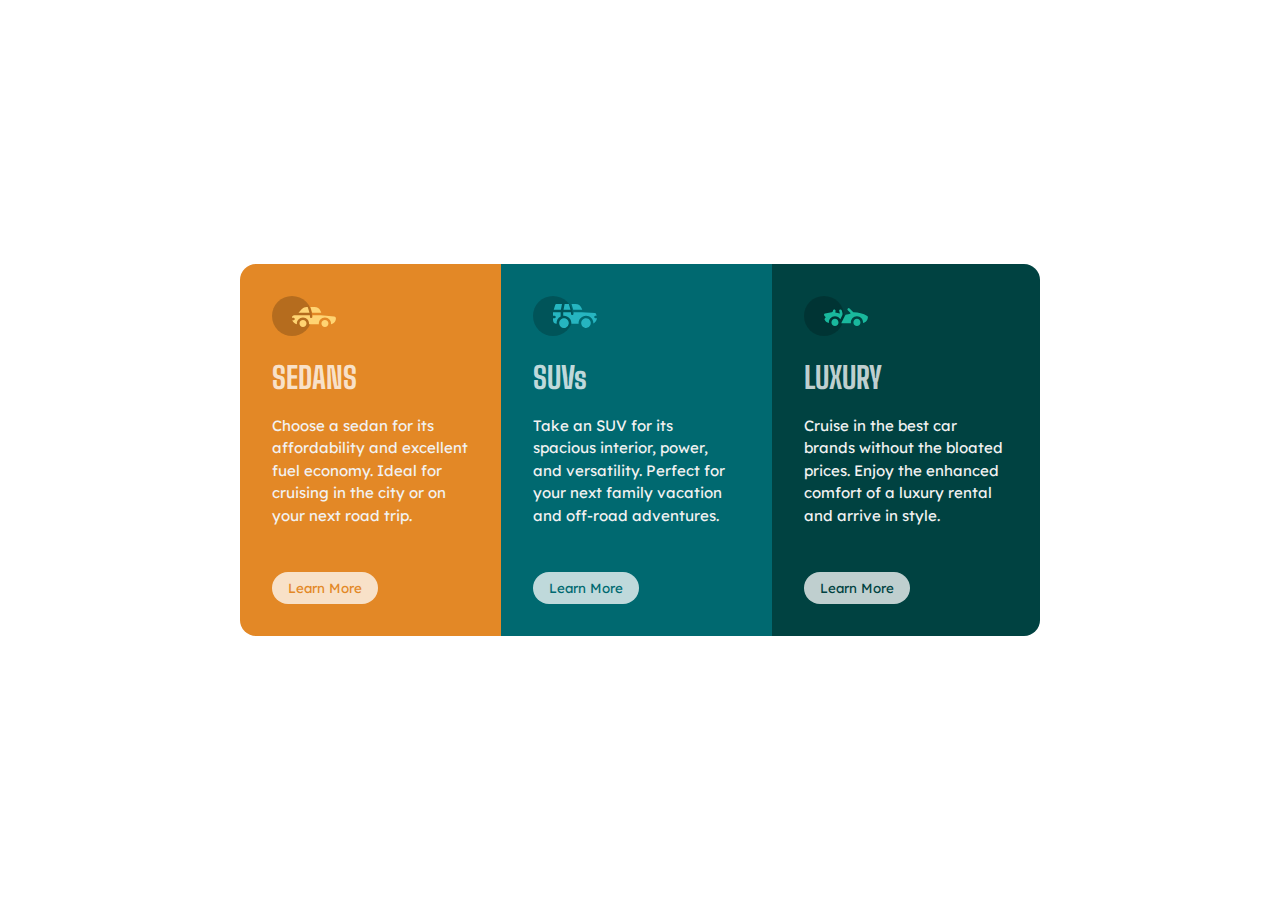
<file: 3-column-preview-card/index.html>
<!DOCTYPE html>
<html lang="en">
<head>
    <meta charset="UTF-8">
    <meta name="viewport" content="width=device-width, initial-scale=1.0">
    <title>3-column preview card</title>
    <link rel="stylesheet" href="./style.css">
</head>
<body>
    <div class="cards-wrapper">
        <div class="sedans">
            <div class="car-img">
                <img src="./assets/images/icon-sedans.svg" alt="Sedans-png">
            </div>
            <h1 class="car-name">
            SEDANS
            </h1>
            <p class="car-description">
                Choose a sedan for its affordability and excellent fuel economy. Ideal for cruising in the city or on your next road trip. 
            </p>
           <button class="learn-more-btn">
                Learn More
            </button>
        </div>
        <div class="suvs">
               <div class="car-img">
                <img src="./assets/images/icon-suvs.svg" alt="suv-png">
            </div>
            <h1 class="car-name">
            SUVs
            </h1>
            <p class="car-description">
               Take an SUV for its spacious interior, power, and versatility. Perfect for your next family vacation and off-road adventures.
            </p>
            <button class="learn-more-btn">
                Learn More
            </button>
        </div>
        <div class="luxury">
               <div class="car-img">
                <img src="./assets/images/icon-luxury.svg" alt="luxry-png">
            </div>
            <h1 class="car-name">
            LUXURY
            </h1>
            <p class="car-description">
                Cruise in the best car brands without the bloated prices. Enjoy the enhanced comfort of a luxury rental and arrive in style.
            </p>
            <button class="learn-more-btn">
                Learn More
            </button>
        </div>
    </div>
</body>
</html>
</file>
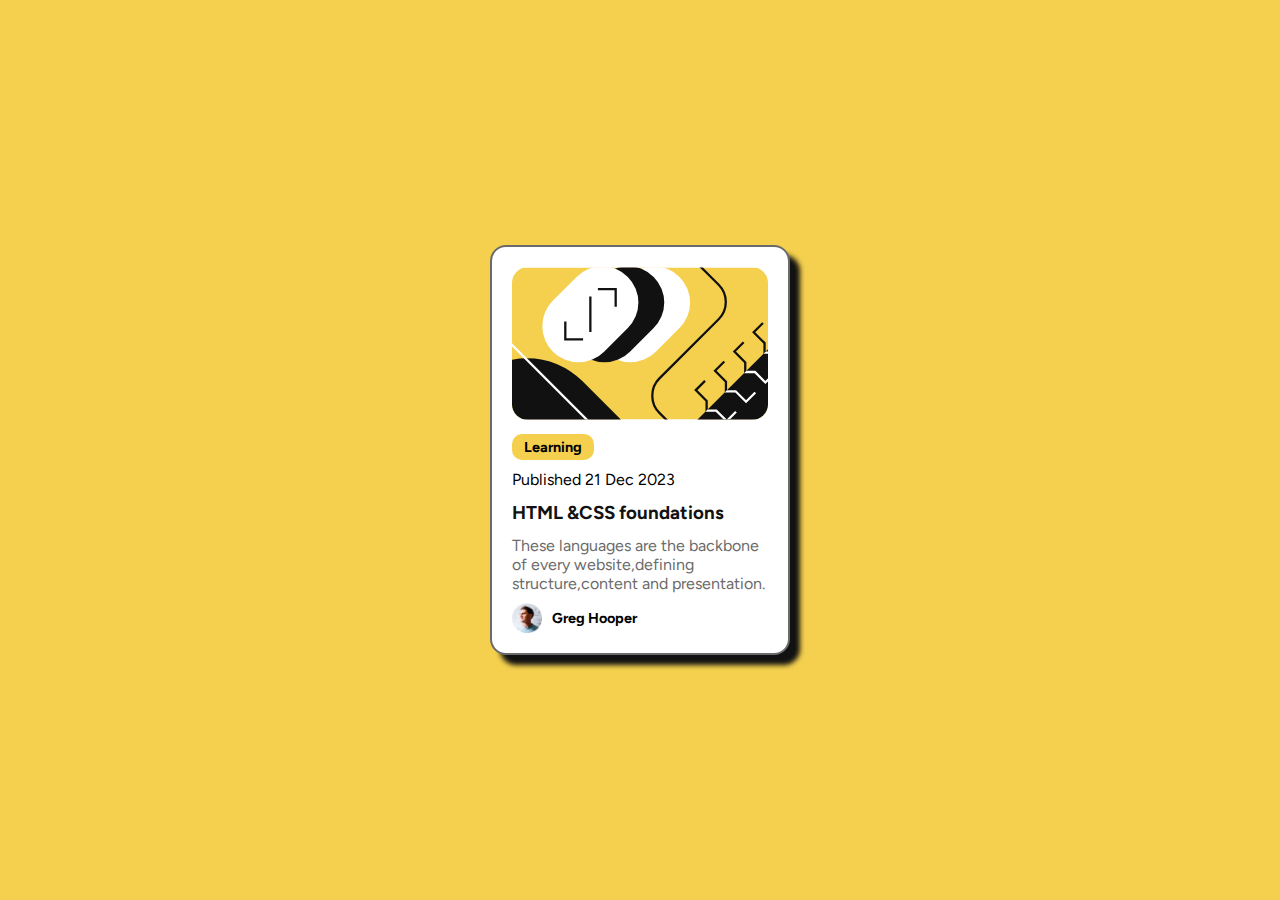
<file: Blog-preview-card/index.html>
<!DOCTYPE html>
<html lang="en">
<head>
    <meta charset="UTF-8">
    <meta name="viewport" content="width=device-width, initial-scale=1.0">
    <title>Blog Preiew Card</title>
    <link rel="stylesheet" href="style.css">
</head>
<body>
    <div class="main">
        <div class="card">
            <div class="card-image">
                <img src="./assets/images/illustration-article.svg" alt="image">
            </div>
            <div class="header">
              <span class="tag">Learning</span>
              <span class="date">Published 21 Dec 2023</span>
            </div>
            <div class="details">
               <h3>HTML &CSS foundations</h3>
               <p>These languages are the backbone of every website,defining structure,content and presentation.</p>
               <div class="mentor">
                 <img src="./assets/images/image-avatar.webp" alt="profile">
                 <span class="name">Greg Hooper</span>
               </div>
            </div>
        </div>
    </div>
</body>
</html>
</file>
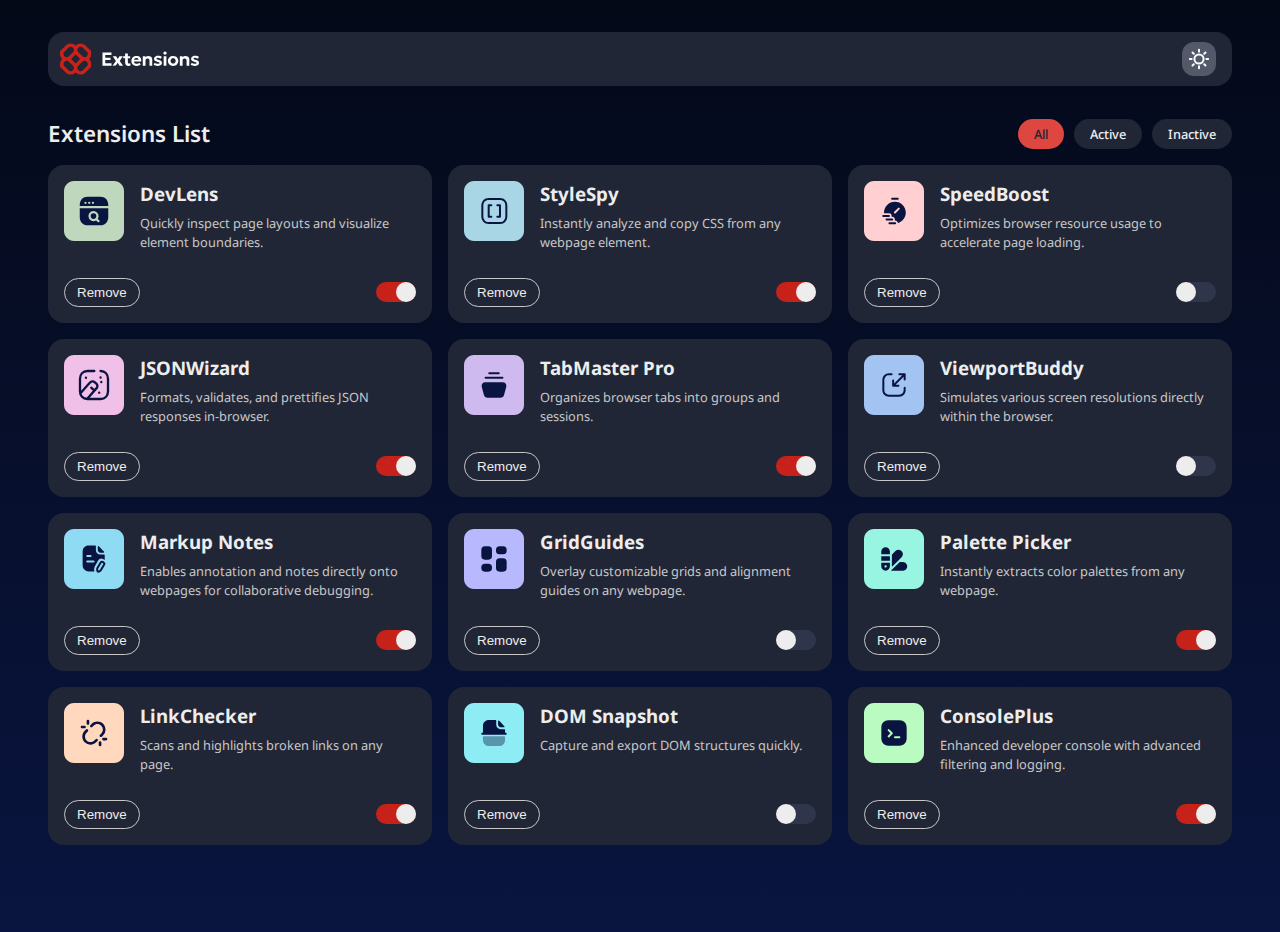
<file: Browser-extension-manager-UI/index.html>
<!DOCTYPE html>
<html lang="en">
  <head>
    <meta charset="UTF-8" />
    <meta name="viewport" content="width=device-width, initial-scale=1.0" />
    <title>Browser Extension Manager UI</title>
    <link rel="stylesheet" href="./style.css" />
  </head>
  <body>
    <div class="main">
      <div class="header">
        <div class="logo">
          <img src="./assets/images/logo-dark.svg" alt="logo" />
        </div>
        <div class="theme">
          <img src="./assets/images/icon-sun.svg" alt="sun" />
        </div>
      </div>
      <div class="extension-header">
        <div class="heading">Extensions List</div>
        <div class="filters">
          <span class="filter active-filter">All</span>
          <span class="filter">Active</span>
          <span class="filter">Inactive</span>
        </div>
      </div>
      <div class="extensions-list">
       
      </div>
    </div>

    <script  src="./script.js"></script>
  </body>
</html>
</file>
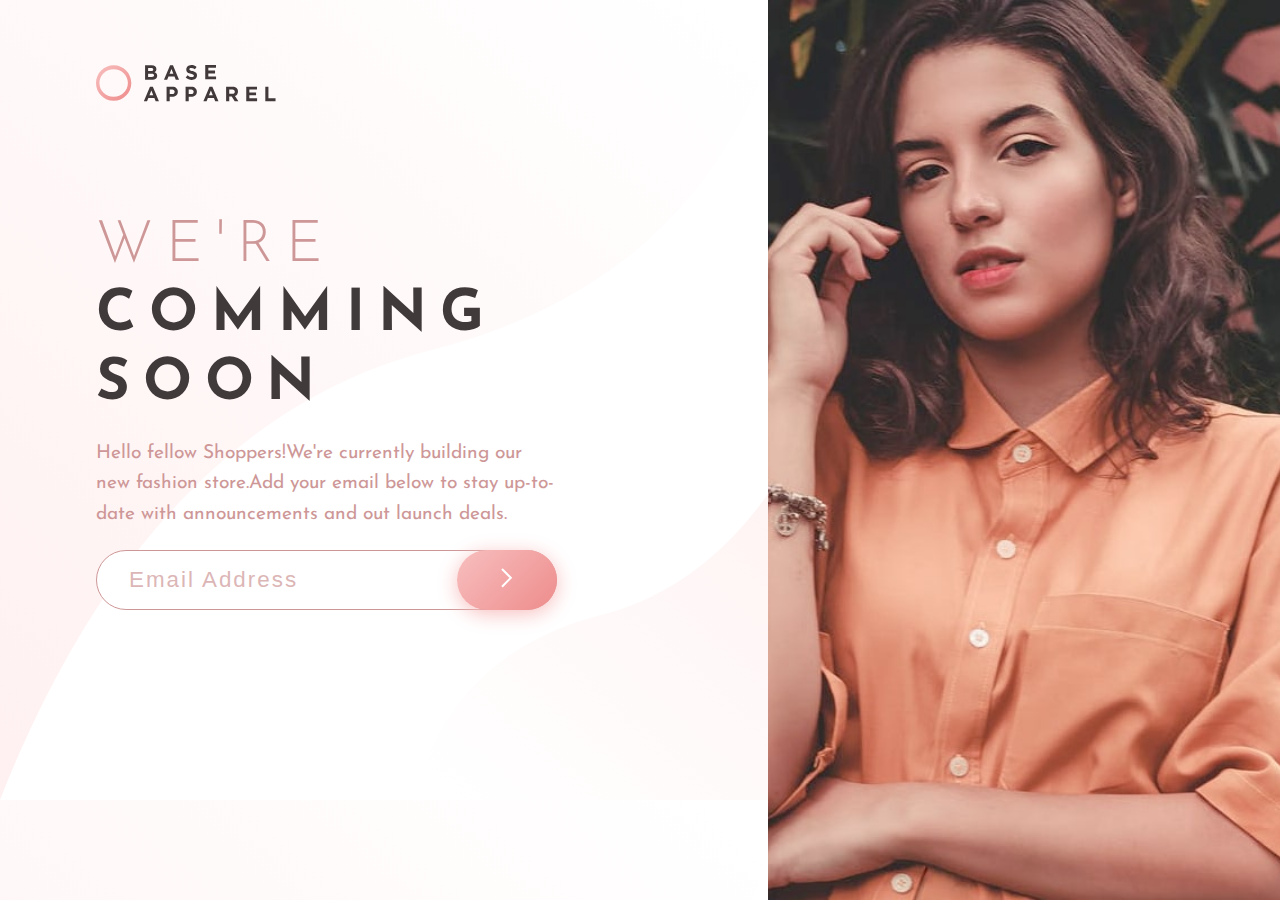
<file: Coming-soon-page/index.html>
<!DOCTYPE html>
<html lang="en">
  <head>
    <meta charset="UTF-8" />
    <meta name="viewport" content="width=device-width, initial-scale=1.0" />
    <title>Comming Soon Page</title>
    <link rel="stylesheet" href="./style.css" />
  </head>
  <body>
    <div class="main">
      <div class="logo">
        <img src="./assets/images/logo.svg" alt="brand-logo" />
      </div>
      <div class="content-block">
        <div class="title">
          <h1>WE'RE</h1>
          <h1>COMMING</h1>
          <h1>SOON</h1>
        </div>
        <div class="description">
          Hello fellow Shoppers!We're currently building our new fashion
          store.Add your email below to stay up-to-date with announcements and
          out launch deals.
        </div>
        <div class="email">
          <form id="emailForm" novalidate>
            <input type="email" id="emailInput" placeholder="Email Address"/>
            <button type="submit">
              <img src="./assets/images/icon-arrow.svg" alt=">" />
            </button>
            <span class="error-icon"
              ><img src="./assets/images/icon-error.svg" alt="error"
            /></span>
          </form>
          <p class="error-message">Please provide a valid email</p>
        </div>
      </div>
      <div class="hero-section"></div>
    </div>
    <script src="./script.js"></script>
  </body>
</html>
</file>
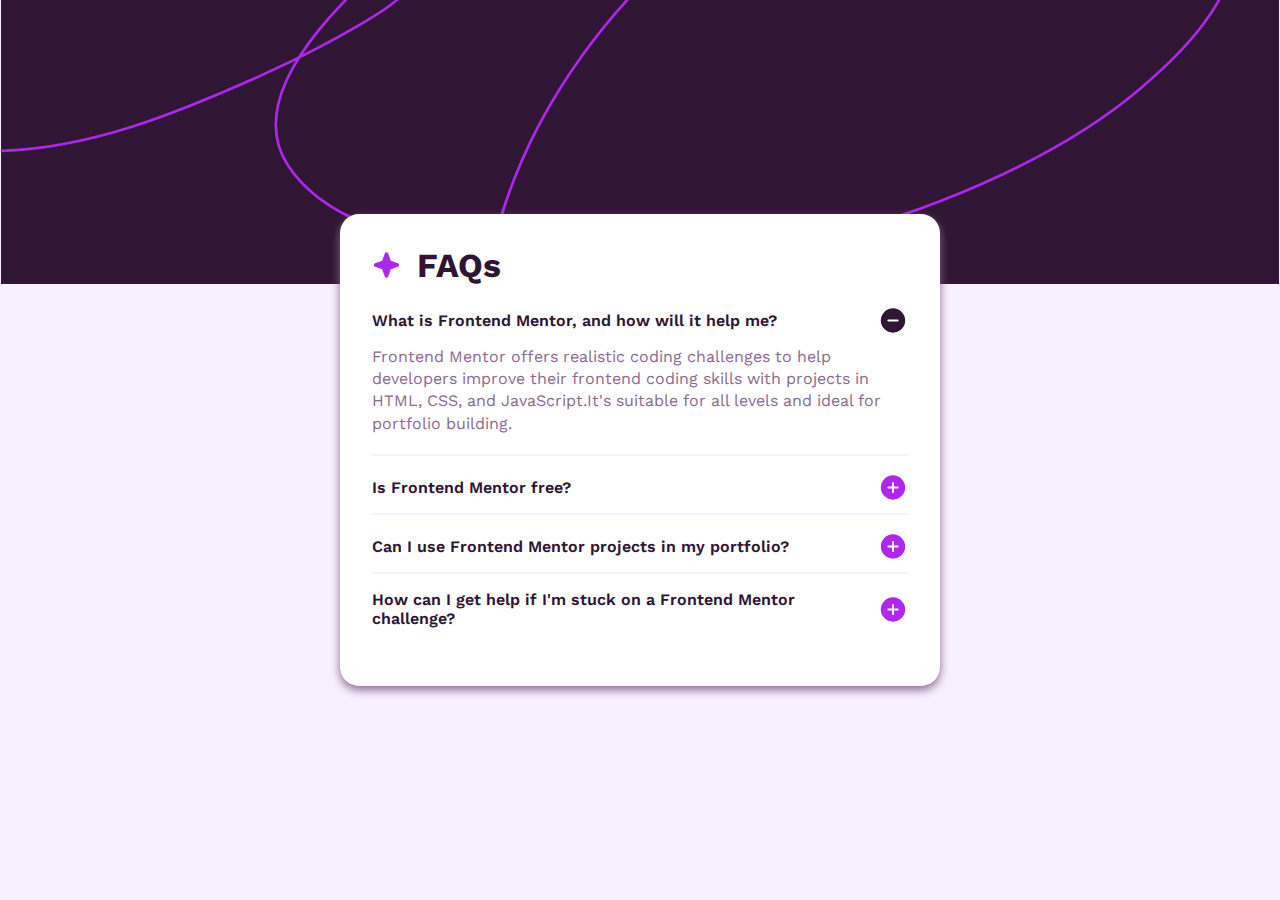
<file: FAQ-accordion/index.html>
<!DOCTYPE html>
<html lang="en">
<head>
    <meta charset="UTF-8">
    <meta name="viewport" content="width=device-width, initial-scale=1.0">
    <title>FAQ Accordion</title>
    <link rel="stylesheet" href="style.css">
</head>
<body>
   
    <div class="main">
       <div class="faq-card">
          <div class="heading">
            <img src="./assets/images/icon-star.svg" alt="start-icon">
            <h2>FAQs</h2>
          </div>
          <div class="faqs">
            <div class="faq">
              <div class="question-faq">
                <p>What is Frontend Mentor, and how will it help me? </p>
                <img src="assets/images/icon-minus.svg" alt="+" class="icon-plus">
              </div>
              <div class="answer-faq show-answer">
                <p> Frontend Mentor offers realistic coding challenges to help developers improve their frontend coding skills with projects in HTML, CSS, and JavaScript.It's suitable for all levels and ideal for portfolio building.</p>
              </div>
            </div>
            <div class="faq">
              <div class="question-faq">
                <p> Is Frontend Mentor free?</p>
                <img src="assets/images/icon-plus.svg" alt="+" class="icon-plus">
              </div>
              <div class="answer-faq">
                <p>Yes, Frontend Mentor offers both free and premium coding challenges, with the free option providing access to a range of projects suitable for all skill levels. </p>
              </div>
            </div>
            <div class="faq">
              <div class="question-faq">
                <p>Can I use Frontend Mentor projects in my portfolio?</p>
                <img src="assets/images/icon-plus.svg" alt="+" class="icon-plus">
              </div>
              <div class="answer-faq">
                <p>Yes, you can use projects completed on Frontend Mentor in your portfolio. It's an excellent way to showcase your skills to potential employers!</p>
              </div>
            </div>
            <div class="faq">
              <div class="question-faq">
                <p> How can I get help if I'm stuck on a Frontend Mentor challenge? </p>
                <img src="assets/images/icon-plus.svg" alt="+" class="icon-plus">
              </div>
              <div class="answer-faq">
                <p>The best place to get help is inside Frontend Mentor's Discord community. There's a help channel where you can ask questions and seek support from other community members.</p>
              </div>
            </div>
          </div>
       </div>
    </div>
    <script src="./script.js"></script>
</body>
</html>
</file>
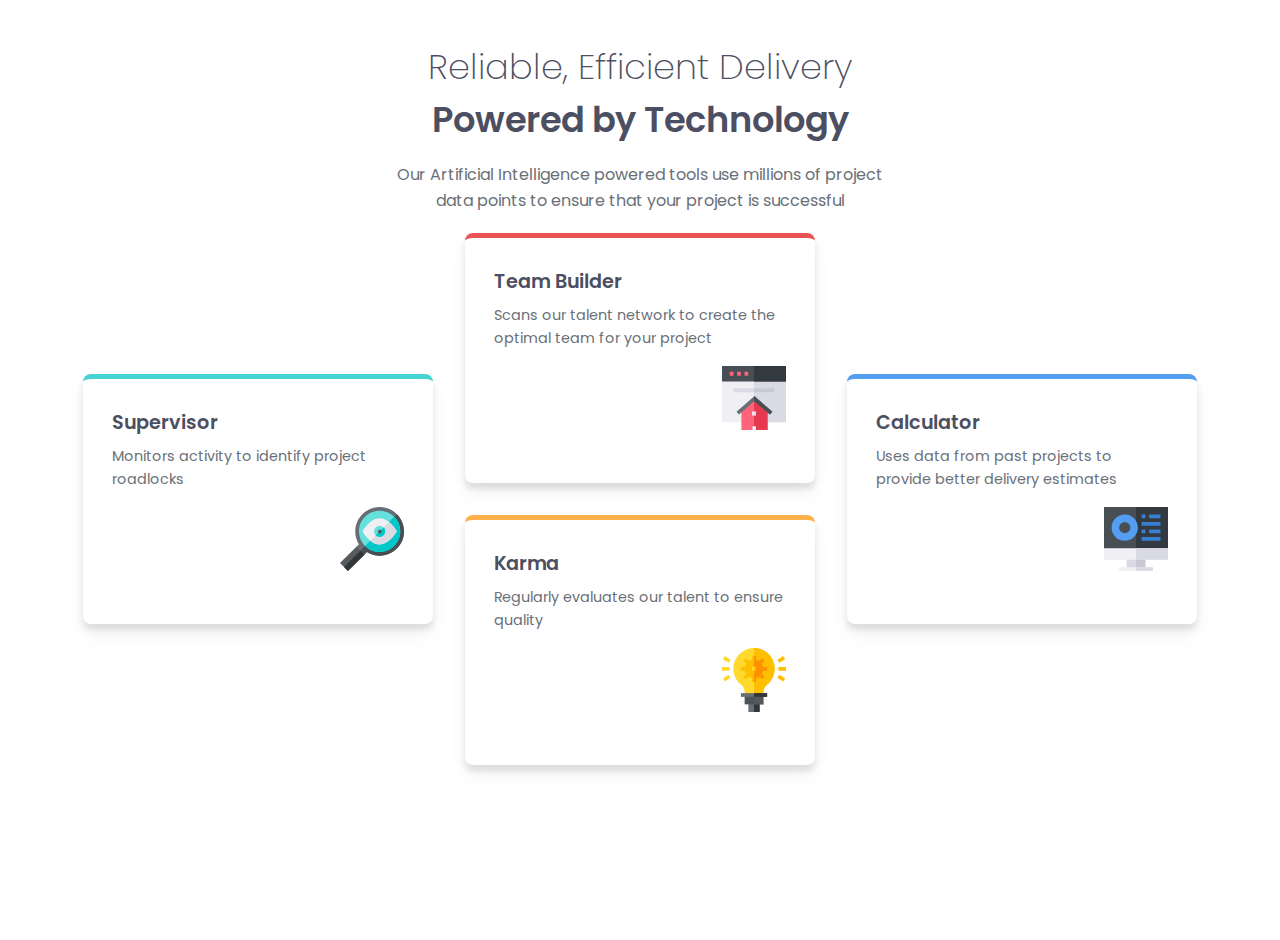
<file: Four-card-feature/index.html>
<!DOCTYPE html>
<html lang="en">
  <head>
    <meta charset="UTF-8" />
    <meta name="viewport" content="width=device-width, initial-scale=1.0" />
    <title>Four Card Feature</title>
    <link rel="stylesheet" href="style.css">
  </head>
  <body>
    <div class="main">
      <div class="content-block">
        <div class="main-heading">Reliable, Efficient Delivery</div>
        <div class="subheading">Powered by Technology</div>
        <div class="description">
          Our Artificial Intelligence powered tools use millions of project data
          points to ensure that your project is successful
        </div>
      </div>
      <div class="cards">
        <div class="card card-left">
          <div class="card-heading">Supervisor</div>
          <div class="card-description">
            Monitors activity to identify project roadlocks
          </div>
          <div class="card-img">
            <img src="./assets/img/icon-supervisor.svg" alt="icon" />
          </div>
        </div>
        <div class="middle-cards">
          <div class="card card-top">
            <div class="card-heading">Team Builder</div>
            <div class="card-description">
              Scans our talent network to create the optimal team for your
              project
            </div>
            <div class="card-img">
              <img src="./assets/img/icon-team-builder.svg" alt="icon" />
            </div>
          </div>
          <div class="card card-bottom">
            <div class="card-heading">Karma</div>
            <div class="card-description">
              Regularly evaluates our talent to ensure quality
            </div>
            <div class="card-img">
              <img src="./assets/img/icon-karma.svg" alt="icon" />
            </div>
          </div>
        </div>
        <div class="card card-right">
          <div class="card-heading">Calculator</div>
          <div class="card-description">
            Uses data from past projects to provide better delivery estimates
          </div>
          <div class="card-img">
            <img src="./assets/img/icon-calculator.svg" alt="icon" />
          </div>
        </div>
      </div>
    </div>
  </body>
</html>
</file>
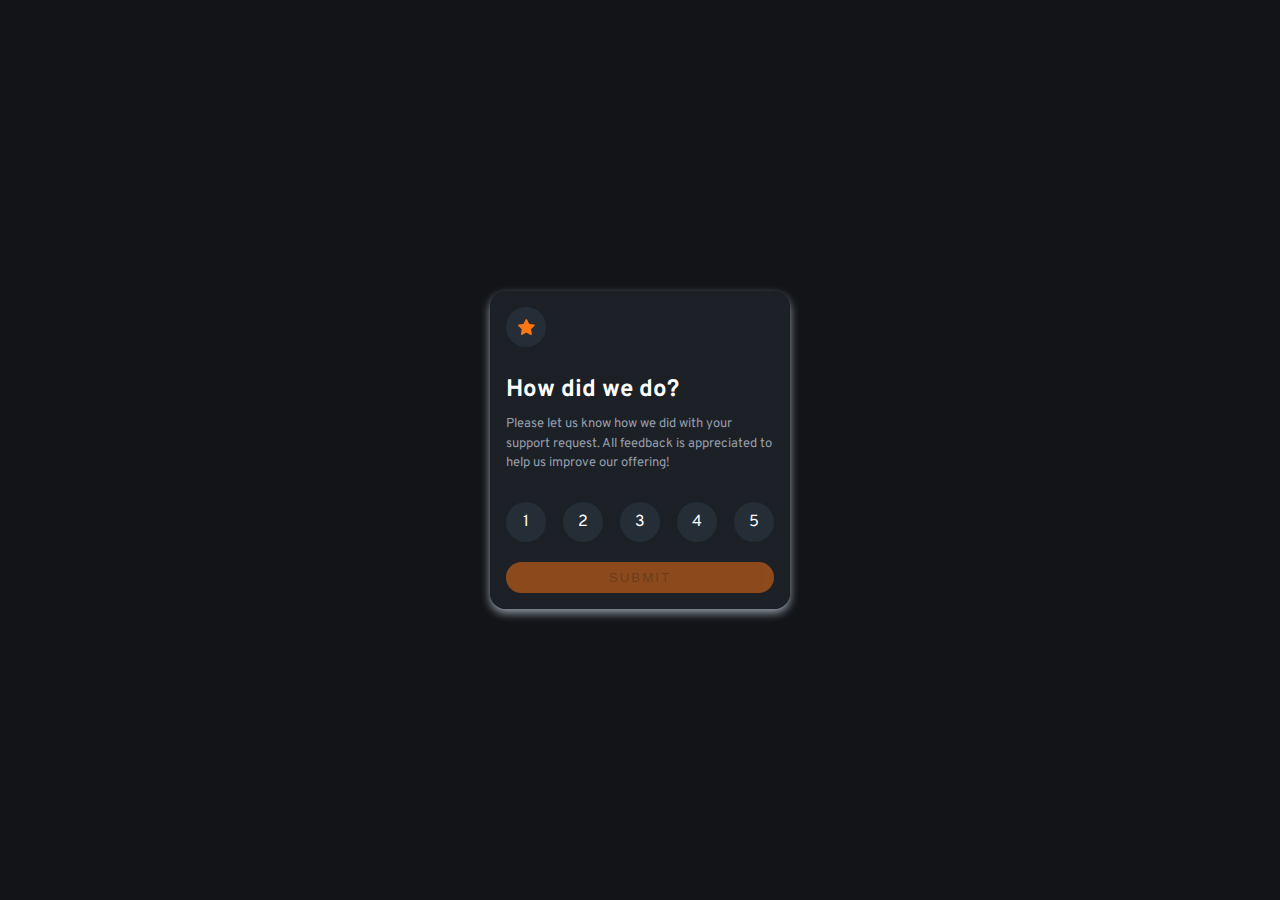
<file: Interactive-rating-component/index.html>
<!DOCTYPE html>
<html lang="en">
<head>
    <meta charset="UTF-8">
    <meta name="viewport" content="width=device-width, initial-scale=1.0">
    <title>Interactive Rating Component</title>
    <link rel="stylesheet" href="style.css">
</head>
<body>
    <div class="main">
        <div class="rating-components">
             <div class="star-icon">
                <img src="./assets/images/icon-star.svg" alt="">
             </div>
             <div class="description">
                 <h2 class="question">How did we do?</h2>
                 <p class="description-text">Please let us know how we did with your support request. All feedback is appreciated to help us improve our offering! </p>
             </div>
             <div class="rating-wrapper">
                <div class="rating">1</div>
                <div class="rating">2</div>
                <div class="rating">3</div>
                <div class="rating">4</div>
                <div class="rating">5</div>
             </div>
             <button>SUBMIT</button>
        </div>
        <div class="thank-you-card">
             <div class="illustration">
                <img src="./assets/images/illustration-thank-you.svg" alt="Illustration">
             </div>
             <div class="selected-rating">
                You selected 4 out of 5
             </div>
             <div class="appreciation">
                <h2>Thank You!</h2>
                <p class="description-text">
                     We appreciate you taking the time to give a rating. If you ever need more support, don’t hesitate to get in touch!
                </p>
             </div>
        </div>
    </div>
    <script src="./script.js"></script>
</body>
</html>
</file>
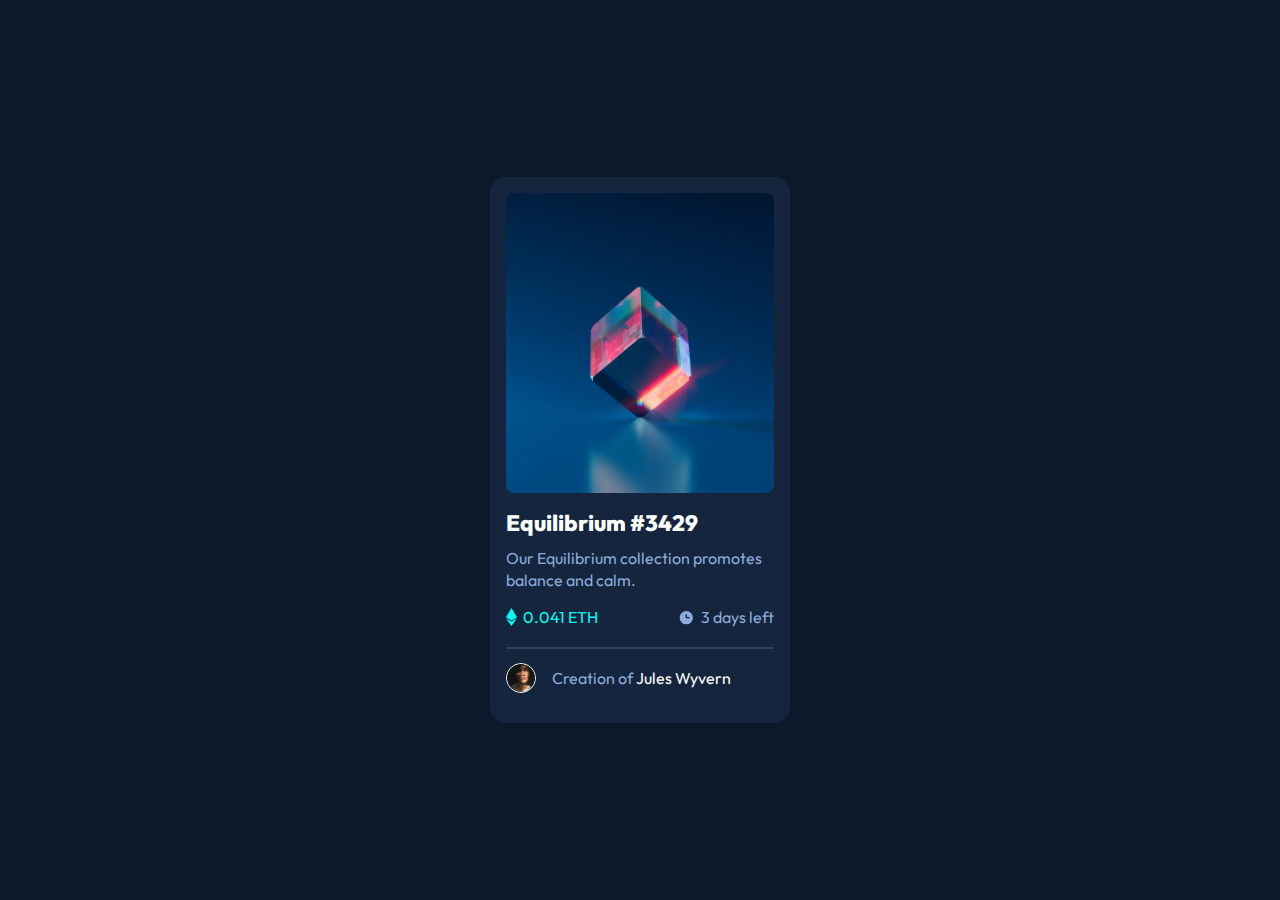
<file: NFT-preview-card-component/index.html>
<!DOCTYPE html>
 <html lang="en">
 <head>
    <meta charset="UTF-8">
    <meta name="viewport" content="width=device-width, initial-scale=1.0">
    <title>NFT Preview Card </title>
    <link rel="stylesheet" href="./style.css">
 </head>
 <body>
    <div class="ntf-card
    ">
        <div class="ntf-image">
           <img src="./assets/images/image-equilibrium.jpg" alt="ntf-image">
           <div class="overlay">
            <img src="./assets/images/icon-view.svg" alt="eye-icon">
           </div>
        </div>
        <div class="ntf-details">
            <div class="ntf-name">
                Equilibrium #3429
            </div>
            <div class="ntf-description">
                Our Equilibrium collection promotes balance and calm. 
            </div>
            <div class="ntf-value">
                <div class="value">
                    <img src="./assets/images/icon-ethereum.svg" alt="Ethereum-icon">
                    <span>0.041 ETH </span> 
                </div>
                <div class="timer">
                    <img src="./assets/images/icon-clock.svg" alt="clock-icon">
                    <span>3 days left</span>
                </div>
            </div>
            <div class="ntf-creator">
                <img src="./assets/images/image-avatar.png" alt="Avatar">
                <span>Creation of
                 <span class="creator-name">
                    Jules Wyvern</span>
                </span>
            </div>
        </div>
    </div>
 </body>
 </html>
</file>
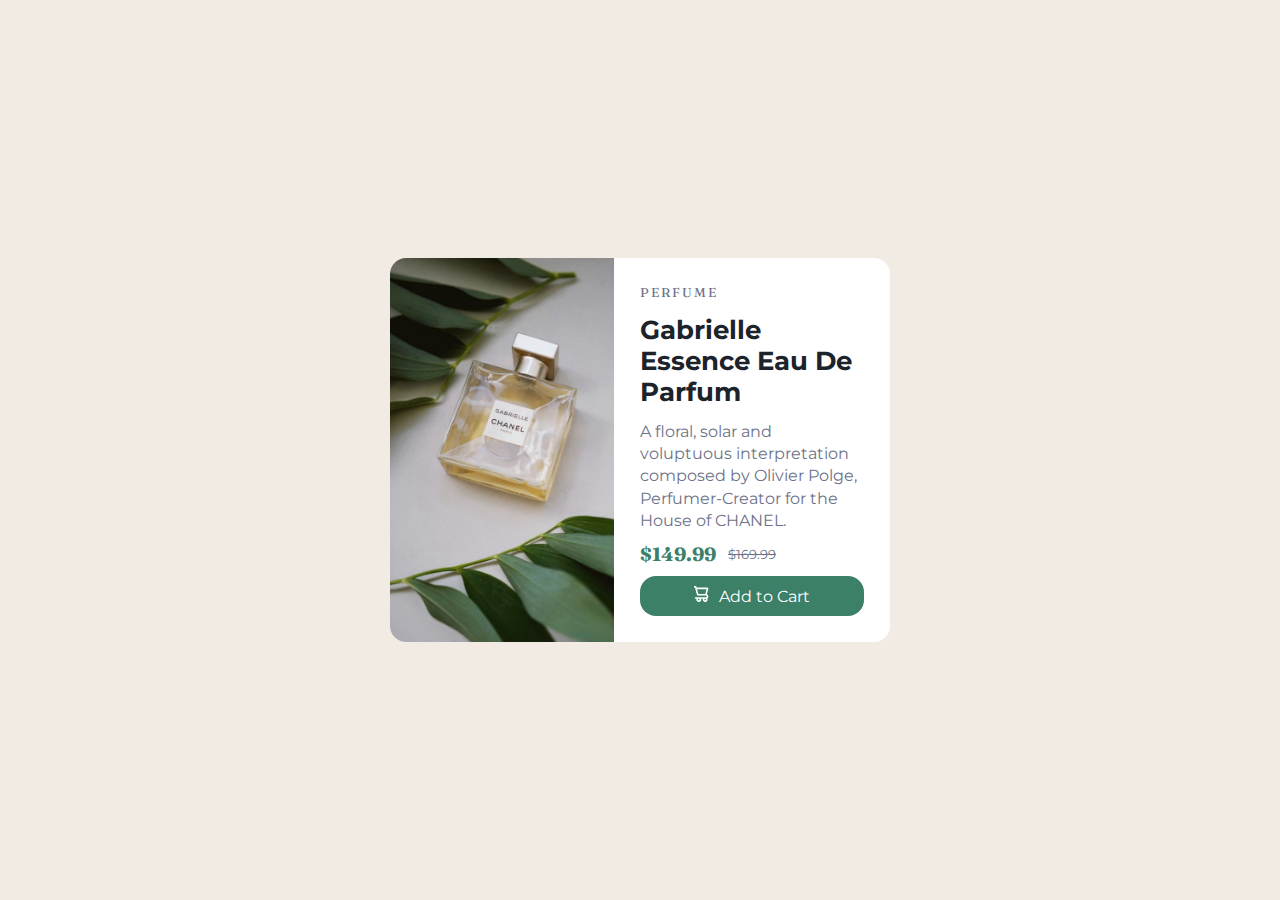
<file: Product-preview-card-component/index.html>
<!DOCTYPE html>
<html lang="en">
<head>
    <meta charset="UTF-8">
    <meta name="viewport" content="width=device-width, initial-scale=1.0">
    <title>Product Preview Card Component</title>
    <link rel="stylesheet" href="style.css">
</head>
<body>
    <div class="product-preview-card">
        <div class="product-image">
        </div>
        <div class="product-details">
            <div class="product-name">PERFUME</div>
            <div class="product-brand">
               Gabrielle Essence Eau De Parfum 
            </div>
            <div class="product-description">
                A floral, solar and voluptuous interpretation composed by Olivier Polge, Perfumer-Creator for the House of CHANEL.
            </div>
            <div class="product-price">
                <span class="discount">$149.99</span>
                <span class="original">$169.99</span>
            </div>
            <div class="button"><img src="./assets/images/icon-cart.svg" alt="Cart">Add to Cart</div>
        </div>
    </div>
</body>
</html>
</file>
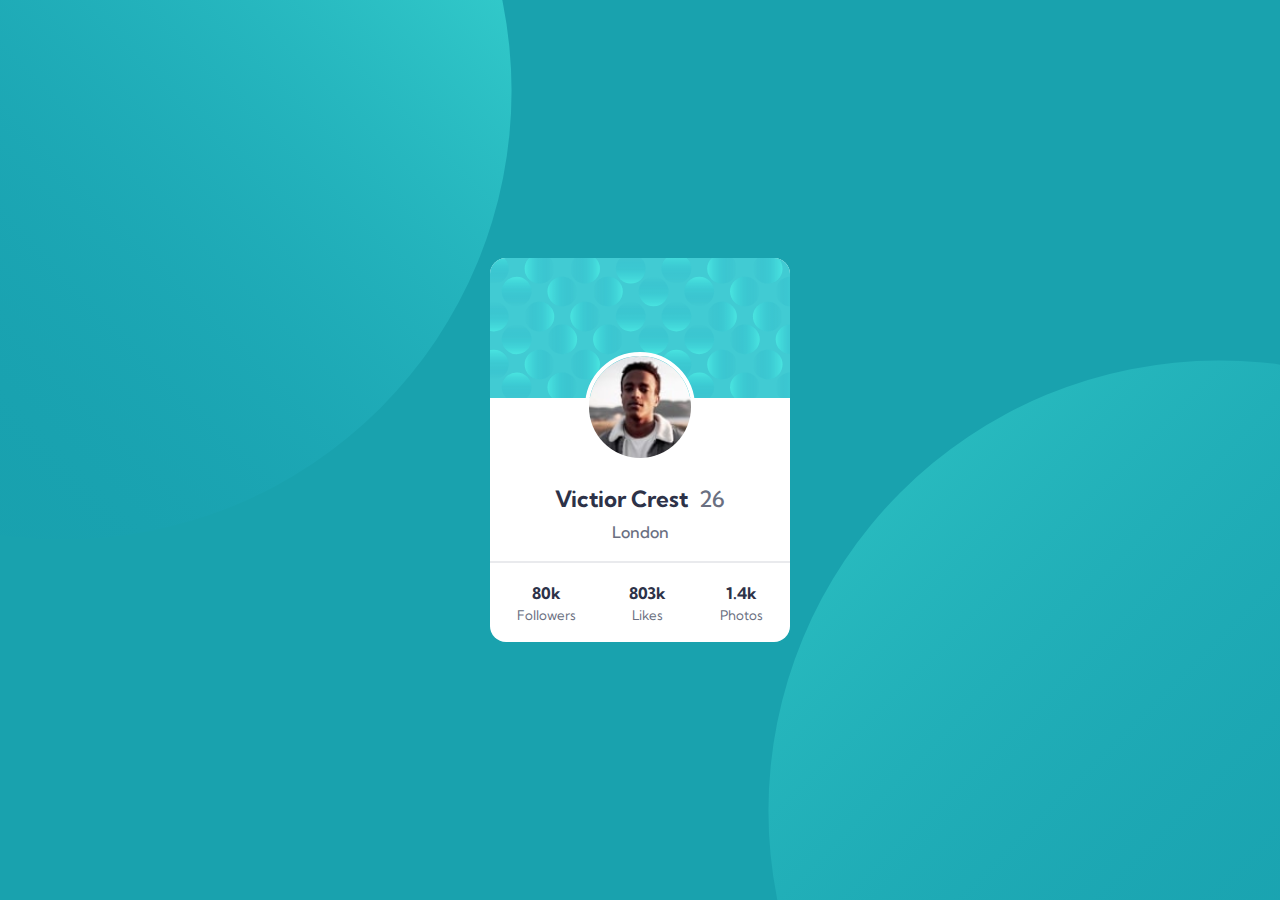
<file: Profile-card-component/index.html>
<!DOCTYPE html>
<html lang="en">
  <head>
    <meta charset="UTF-8" />
    <meta name="viewport" content="width=device-width, initial-scale=1.0" />
    <title>Profile Card</title>
    <link rel="stylesheet" href="./style.css" />
  </head>
  <body>
    <div class="main">
      <div class="profile-card">
        <div class="profile-bg-pattern">
          <img src="./assets/images/bg-pattern-card.svg" alt=".profile-bg" />
        </div>
            <div class="profile-img">
        <img src="./assets/images/image-victor.jpg" alt="profile pic" />
      </div>
      <div class="profile-detail">
        <span class="name"> Victior Crest </span>
        <span class="age">26</span>
      </div>
      <div class="address">London</div>
      <div class="profile-stats">
        <div class="stats-row">
          <span class="stats-number">80k</span>
          <span class="stats-label">Followers</span>
        </div>
        <div class="stats-row">
          <span class="stats-number">803k</span>
          <span class="stats-label">Likes</span>
        </div>
        <div class="stats-row">
          <span class="stats-number">1.4k</span>
          <span class="stats-label">Photos</span>
        </div>
      </div>
      </div>
    </div>
  </body>
</html>
</file>
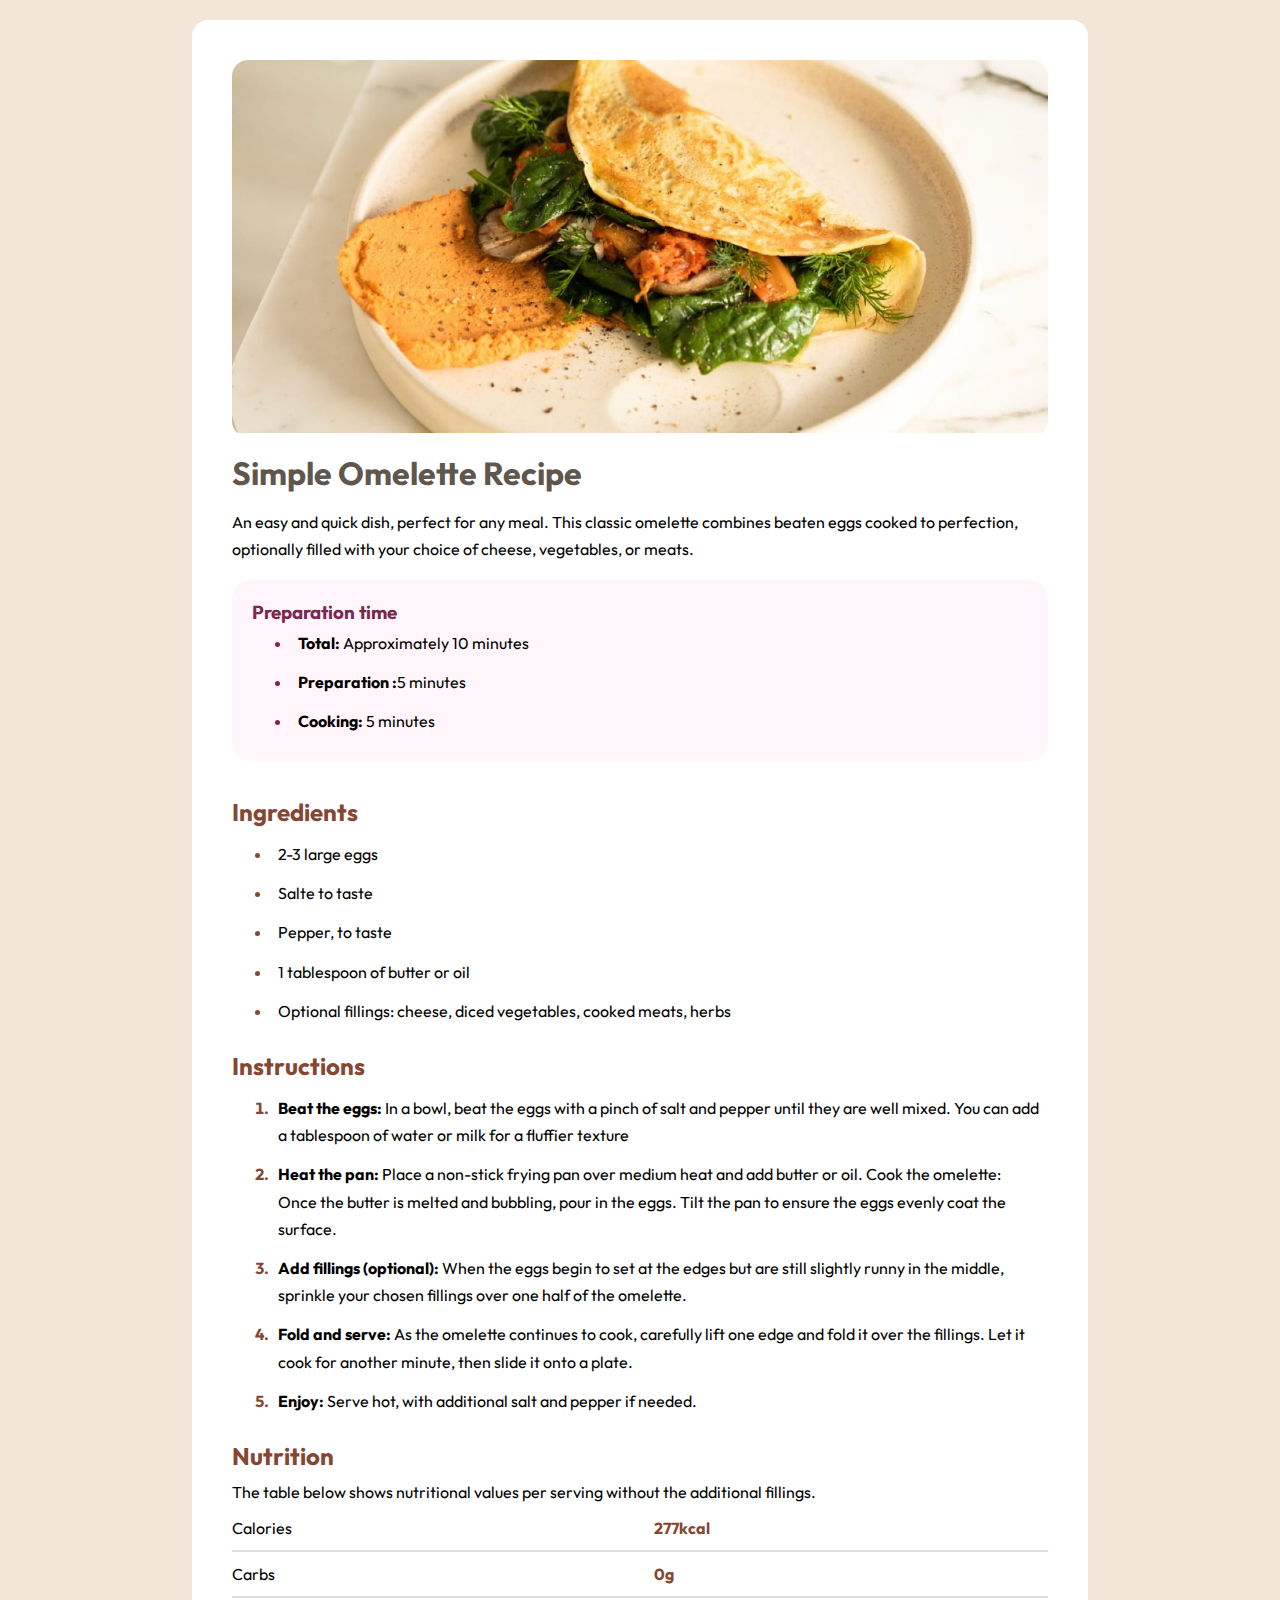
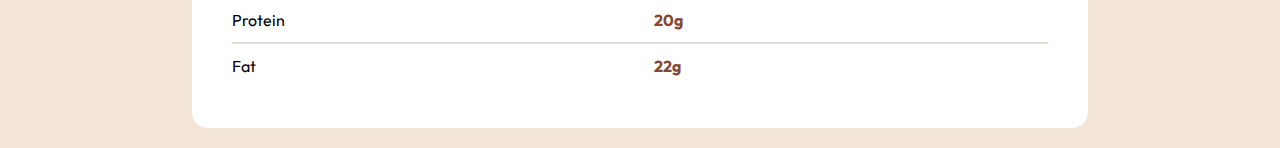
<file: Recipe-page/index.html>
<!DOCTYPE html>
<html lang="en">
  <head>
    <meta charset="UTF-8" />
    <meta name="viewport" content="width=device-width, initial-scale=1.0" />
    <title>Recipe Page</title>
    <link rel="stylesheet" href="style.css" />
  </head>
  <body>
    <article>
      <div class="main-container">
        <div class="image-omelette">
          <img src="./assets/images/image-omelette.jpeg" alt="Omelette" />
        </div>
        <div>
          <h1>Simple Omelette Recipe</h1>
          <p>
            An easy and quick dish, perfect for any meal. This classic omelette
            combines beaten eggs cooked to perfection, optionally filled with
            your choice of cheese, vegetables, or meats.
          </p>
          <div class="preparation-time">
            <h3>Preparation time</h3>
            <ul class="list">
              <li><span>
                Total:
              </span>Approximately 10 minutes</li>
              <li><span>Preparation :</span>5 minutes</li>
              <li><span>
                 Cooking: 
              </span>5 minutes</li>
            </ul>
          </div>
          <div class="ingredients">
            <h2>Ingredients</h2>
            <ul class="list">
              <li>2-3 large eggs</li>
              <li>Salte to taste</li>
              <li>Pepper, to taste</li>
              <li>1 tablespoon of butter or oil</li>
              <li>
                Optional fillings: cheese, diced vegetables, cooked meats, herbs
              </li>
            </ul>
          </div>
          <div class="instructions">
            <h2>Instructions</h2>
            <ol class="list">
              <li>
                <span>Beat the eggs:</span> In a bowl, beat the eggs with a
                pinch of salt and pepper until they are well mixed. You can add
                a tablespoon of water or milk for a fluffier texture
              </li>
              <li>
                <span>Heat the pan:</span> Place a non-stick frying pan over
                medium heat and add butter or oil. Cook the omelette: Once the
                butter is melted and bubbling, pour in the eggs. Tilt the pan to
                ensure the eggs evenly coat the surface.
              </li>
              <li>
                <span>Add fillings (optional):</span> When the eggs begin to set
                at the edges but are still slightly runny in the middle,
                sprinkle your chosen fillings over one half of the omelette.
              </li>
              <li>
                <span>Fold and serve:</span> As the omelette continues to cook,
                carefully lift one edge and fold it over the fillings. Let it
                cook for another minute, then slide it onto a plate.
              </li>
              <li>
                <span>Enjoy:</span> Serve hot, with additional salt and pepper
                if needed.
              </li>
            </ol>
          </div>
          <div class="nutrition">
            <h2>Nutrition</h2>
            <p>
              The table below shows nutritional values per serving without the
              additional fillings.
            </p>
            <table>
              <tr>
                <td>Calories</td>
                <td class="value">277kcal</td>
              </tr>
              <tr>
                <td>Carbs</td>
                <td class="value">0g</td>
              </tr>
              <tr>
                <td>Protein</td>
                <td class='value'>20g</td>
              </tr>
              <tr>
                <td>Fat</td>
                <td class="value">22g</td>
              </tr>
            </table>
          </div>
        </div>
      </div>
    </article>
  </body>
</html>
</file>
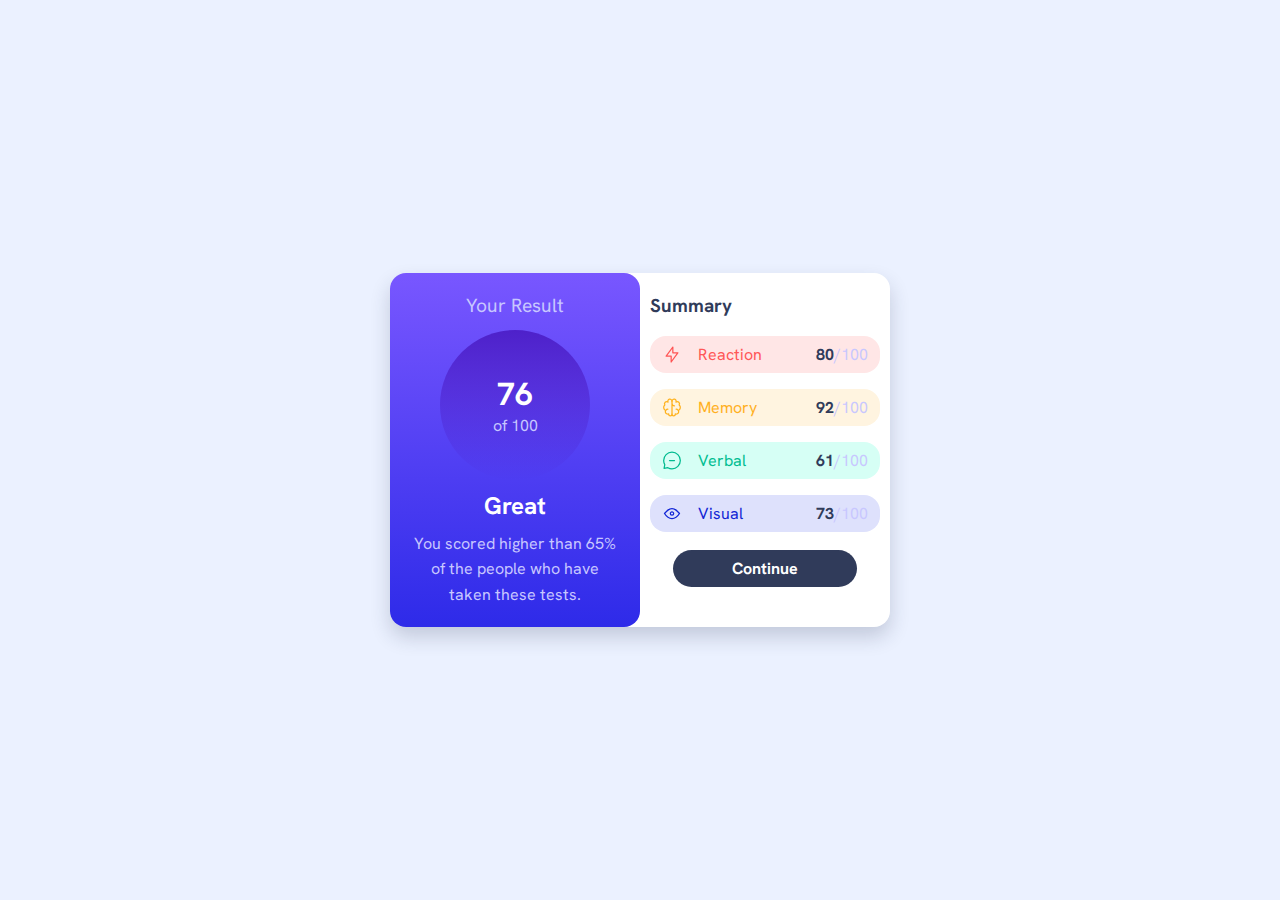
<file: Results-summary-component/index.html>
<!DOCTYPE html>
<html lang="en">
  <head>
    <meta charset="UTF-8" />
    <meta
      name="viewport"
      content="width=device-width, initial-scale=1.0"
    />
    <title>Results summary component</title>
    <link rel="stylesheet" href="style.css" />
  </head>
  <body>
    <div class="summary-card">
      <div class="result-score">
        <p class="heading">Your Result</p>
        <div class="score-wrapper">
          <span class="score">76</span>
          <span class="total">of 100</span>
        </div>
        <div class="description">
          <h2>Great</h2>
          <p>
            You scored higher than 65% of the people who have taken
            these tests.
          </p>
        </div>
      </div>
      <div class="summary-wrapper">
        <h3>Summary</h3>
        <div class="score-rows">
          <div class="score-row reaction">
            <div class="score-name">
              <img src="./assets/images/icon-reaction.svg" alt="icon" />
              <span class="text-reaction">Reaction</span>
            </div>
            <div class="score-accuracy">
              <span class="bold">80</span>/100
            </div>
          </div>
          <div class="score-row memory">
            <div class="score-name">
              <img src="./assets/images/icon-memory.svg" alt="icon" />
              <span class="text-memory">Memory</span>
            </div>
            <div class="score-accuracy">
              <span class="bold">92</span>/100
            </div>
          </div>
          <div class="score-row verbal">
            <div class="score-name">
              <img src="./assets/images/icon-verbal.svg" alt="icon" />
              <span class="text-verbal">Verbal</span>
            </div>
            <div class="score-accuracy">
              <span class="bold">61</span>/100
            </div>
          </div>
          <div class="score-row visual">
            <div class="score-name">
              <img src="./assets/images/icon-visual.svg" alt="icon" />
              <span class="text-visual">Visual</span>
            </div>
            <div class="score-accuracy">
              <span class="bold">73</span>/100
            </div>
          </div>
        </div>
        <button class="button">Continue</button>
      </div>
    </div>
  </body>
</html>
</file>
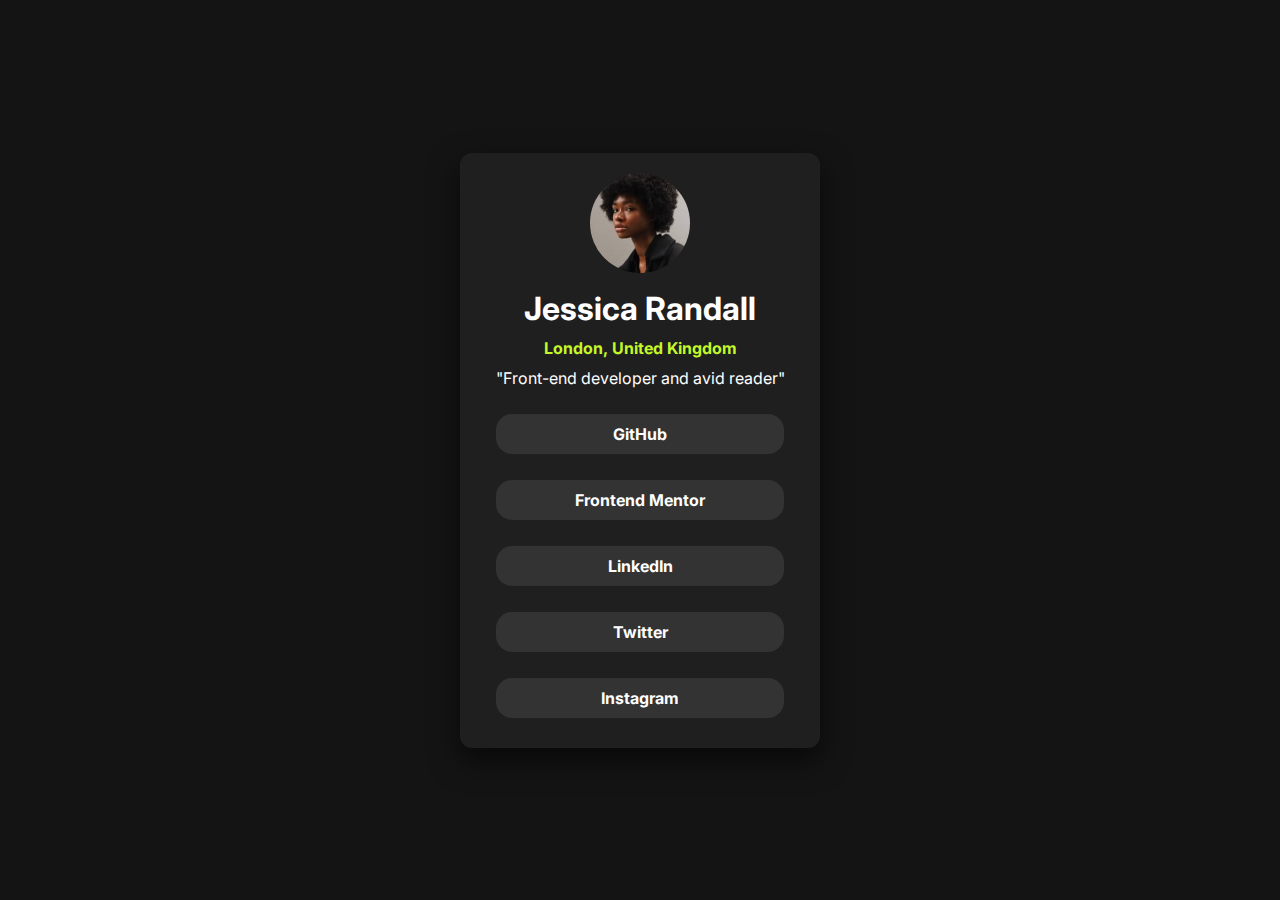
<file: Social-links-profile/index.html>
<!DOCTYPE html>
<html lang="en">
<head>
    <meta charset="UTF-8">
    <meta name="viewport" content="width=device-width, initial-scale=1.0">
    <title>Social Link Profile</title>
    <link rel="stylesheet" href="style.css">
</head>
<body>
     <div class="card">
            <div class="profile-pic">
               <img src="assets/images/avatar-jessica.jpeg" alt="ProfilePic">
            </div>
          
            <div class="details">
                  <h1 class="name">Jessica Randall</h1>
                <p class="address">London, United Kingdom</p>
                <p class="bio">"Front-end developer and avid reader"</p>
            </div>
         <div class="social-links">
            <a href="#">GitHub</a>
            <a href="#">Frontend Mentor</a>
            <a href="#">LinkedIn</a>
            <a href="#">Twitter</a>
            <a href="#">Instagram</a>
         </div>
     </div>
</body>
</html>
</file>
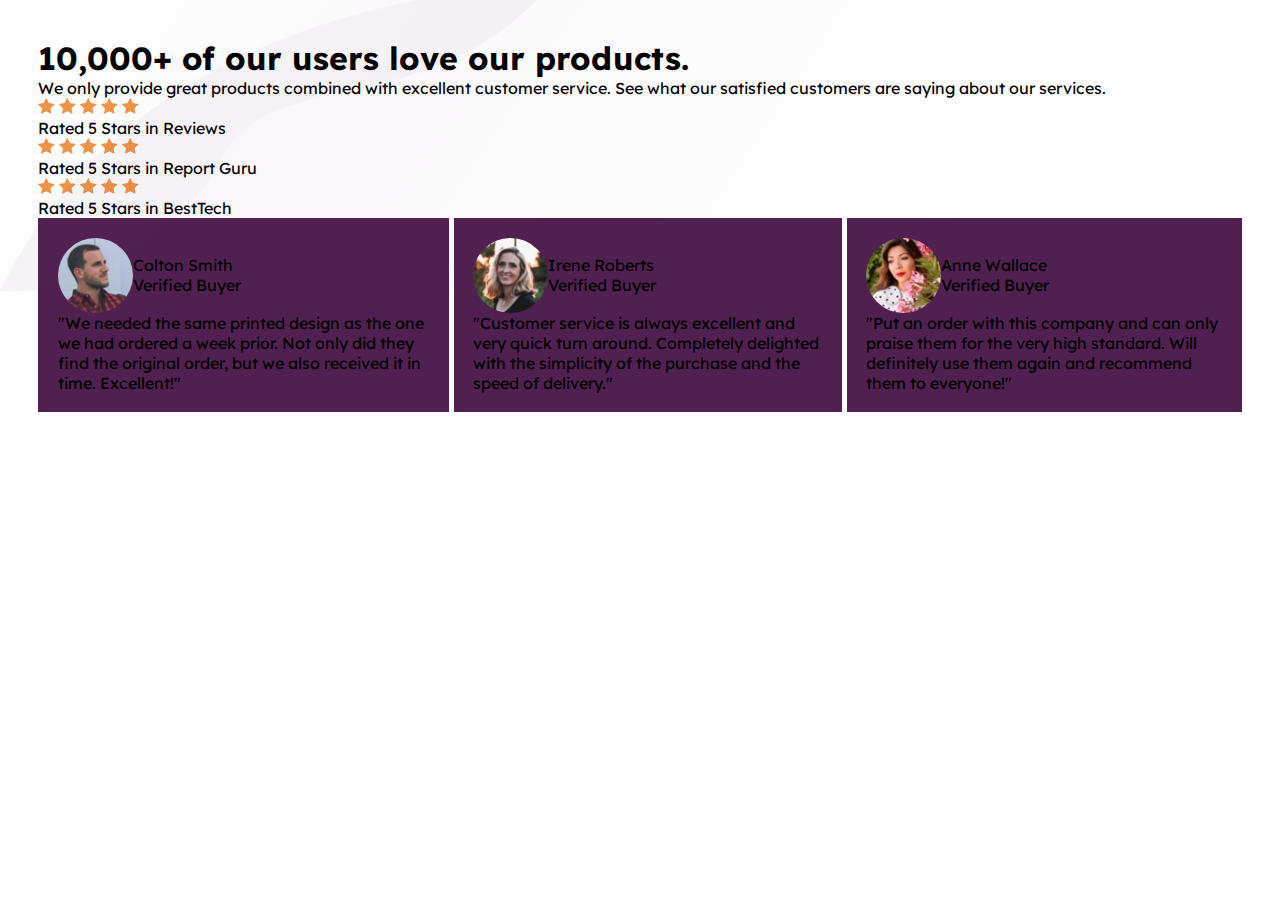
<file: Social-proof-section/index.html>
<!DOCTYPE html>
<html lang="en">
<head>
    <meta charset="UTF-8">
    <meta name="viewport" content="width=device-width, initial-scale=1.0">
    <title>Social Proof Section</title>
    <link rel="stylesheet" href="./style.css">
</head>
<body>
    <div class="social-proof">
        <div class="user-feedback">
            <div class="detail">
                <h1 class="heading">
                    10,000+ of our users love our products. 
                </h1>
                <p class="description">
                    We only provide great products combined with excellent customer service. See what our satisfied customers are saying about our services. 
                </p>
            </div>
            <div class="ratings">
                <div class="rating ">
                    <div class="rating-stars">
                        <img src="./assets/images/icon-star.svg" alt="">
                          <img src="./assets/images/icon-star.svg" alt="">
                            <img src="./assets/images/icon-star.svg" alt="">
                              <img src="./assets/images/icon-star.svg" alt="">
                                <img src="./assets/images/icon-star.svg" alt="">
                    </div>
                    <div class="rating-description">
                        Rated 5 Stars in Reviews
                    </div>
                </div>
                 <div class="rating">
                    <div class="rating-stars">
                        <img src="./assets/images/icon-star.svg" alt="">
                          <img src="./assets/images/icon-star.svg" alt="">
                            <img src="./assets/images/icon-star.svg" alt="">
                              <img src="./assets/images/icon-star.svg" alt="">
                                <img src="./assets/images/icon-star.svg" alt="">
                                 
                    </div>
                    <div class="rating-description">
                        Rated 5 Stars in Report Guru
                    </div>
                </div>
                 <div class="rating">
                    <div class="rating-stars">
                        <img src="./assets/images/icon-star.svg" alt="">
                          <img src="./assets/images/icon-star.svg" alt="">
                            <img src="./assets/images/icon-star.svg" alt="">
                              <img src="./assets/images/icon-star.svg" alt="">
                                <img src="./assets/images/icon-star.svg" alt="">
                    </div>
                    <div class="rating-description">
                        Rated 5 Stars in BestTech
                    </div>
                </div>
            </div>
        </div>
        <div class="user-reviews">
            <div class="review">
                <div class="user-profile">
                    <img src="./assets/images/image-colton.jpg" alt="">
                    <div class="user-detail">
                        <p class="user-name">Colton Smith</p>
                        <p class="user-verified">Verified Buyer</p>
                    </div>
                </div>
                <div class="user-review-text">
                    "We needed the same printed design as the one we had ordered a week prior. Not only did they find the original order, but we also received it in time. Excellent!"
                </div>
            </div>
            <div class="review">
                <div class="user-profile">
                    <img src="./assets/images/image-irene.jpg" alt="">
                    <div class="user-detail">
                        <p class="user-name">Irene Roberts</p>
                        <p class="user-verified">Verified Buyer</p>
                    </div>
                </div>
                <div class="user-review-text">
                 "Customer service is always excellent and very quick turn around. Completely delighted with the simplicity of the purchase and the speed of delivery." 
                </div>
            </div>
             <div class="review">
                <div class="user-profile">
                    <img src="./assets/images/image-anne.jpg" alt="">
                    <div class="user-detail">
                        <p class="user-name">Anne Wallace</p>
                        <p class="user-verified">Verified Buyer</p>
                    </div>
                </div>
                <div class="user-review-text">
                     "Put an order with this company and can only praise them for the very high standard. Will definitely use them again and recommend them to everyone!"
                </div>
            </div>
        </div>
    </div>
</body>
</html>
</file>
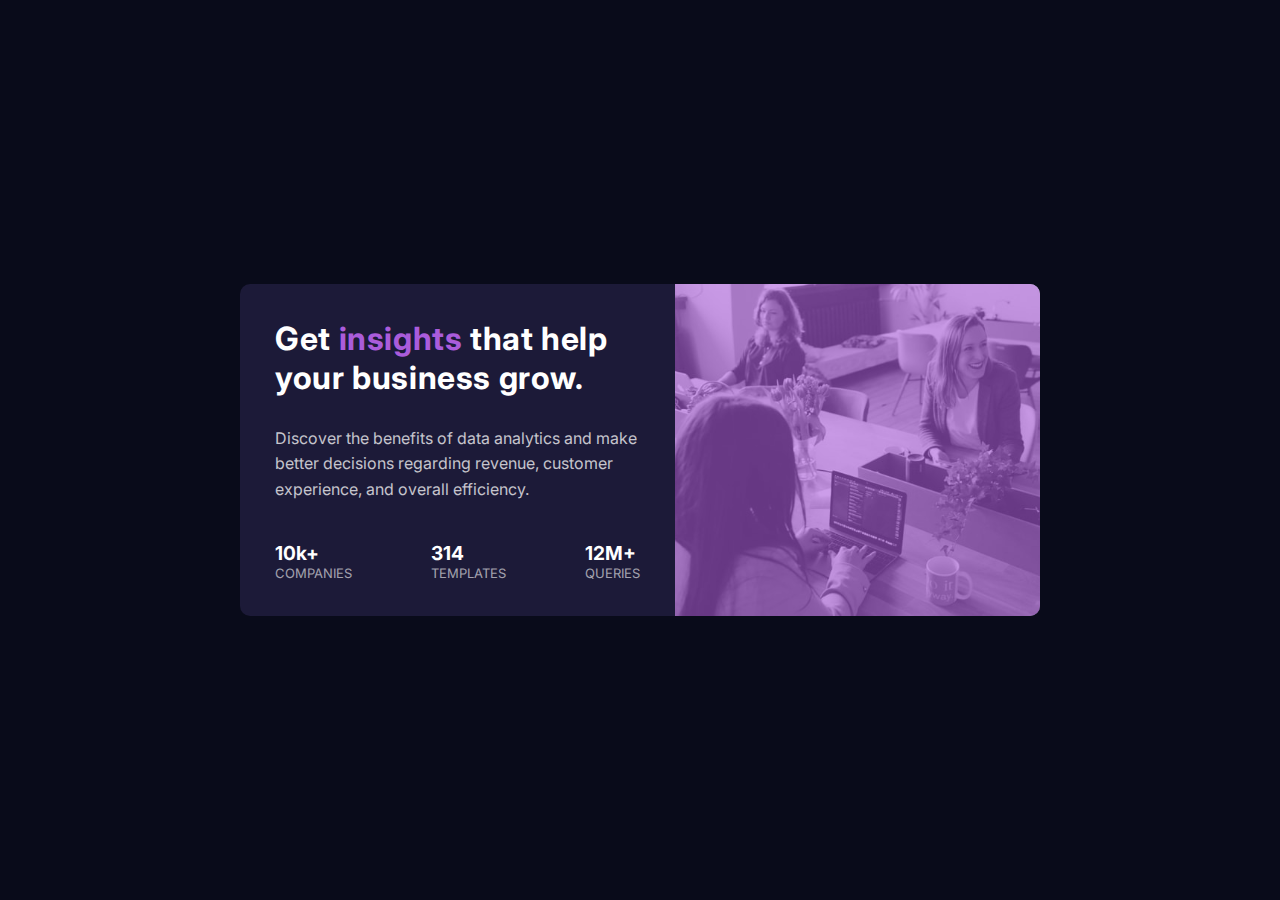
<file: Stats-preview-card-component/index.html>
<!DOCTYPE html>
<html lang="en">
<head>
    <meta charset="UTF-8">
    <meta name="viewport" content="width=device-width, initial-scale=1.0">
    <title>Stats Preview Card </title>
    <link rel="stylesheet" href="./style.css">
</head>
<body>
    <div class="stats-preview-card">
        <div class="stats-wrapper">
            <h1 class="stats-heading">
                Get <span class="insights">insights</span> that help your business grow.
            </h1>
            <p class="stats-description">
              Discover the benefits of data analytics and make better decisions regarding revenue, customer experience, and overall efficiency. 
            </p>
            <div class="stats-values">
                <div class="stats-row">
                    <span class="stats-number">10k+</span>
                    <span class="stats-label">COMPANIES</span>
                </div>
                <div class="stats-row">
                    <span class="stats-number">314</span>
                    <span class="stats-label">TEMPLATES</span>
                </div>
                <div class="stats-row">
                    <span class="stats-number">12M+</span>
                    <span class="stats-label">QUERIES</span>
                </div>
            </div>
        </div>
        <div class="image-wrapper">
        </div>
    </div>
</body>
</html>
</file>
<file: 3-column-preview-card/style.css>
@import url("https://fonts.googleapis.com/css2?family=Big+Shoulders:opsz,wght@10..72,100..900&family=Lexend+Deca:wght@100..900&display=swap");

:root {
  /* --- Primary --- */

  --Gold-500: hsl(31, 77%, 52%);
  --Cyan-800: hsl(184, 100%, 22%);
  --Green-950: hsl(179, 100%, 13%);

  /* --- Neutral --- */
  --White: hsla(0, 0%, 100%, 0.75);
  --Gray-100: hsl(0, 0%, 95%);
}

* {
  margin: 0;
  padding: 0;
  box-sizing: border-box;
  font-family: "Lexend Deca", sans-serif;
}

body {
  min-height: 100vh;
  background-color: var(--White);
  font-size: 15px;
  display: flex;
  justify-content: center;
  align-items: center;
}

.cards-wrapper {
  width: 800px;

  display: flex;
  justify-content: center;
  align-items: center;

  border-radius: 16px;
  overflow: hidden;
}

.sedans,
.suvs,
.luxury {
  padding: 2rem;
}
.sedans {
  background-color: var(--Gold-500);
}
.suvs {
  background-color: var(--Cyan-800);
}

.luxury {
  background-color: var(--Green-950);
}
.car-img {
  margin-bottom: 1.2rem;
}
.car-name {
  font-family: "Big Shoulders", sans-serif;
  color: var(--White);
  margin-bottom: 1.2rem;
}

.car-description {
  color: var(--Gray-100);
  line-height: 1.5;
  margin-bottom: 2.8rem;
}

.learn-more-btn {
  background-color: var(--White);
  padding: 8px 16px;
  border: none;
  border-radius: 16px;
}

.sedans .learn-more-btn {
  color: var(--Gold-500);
}

.suvs .learn-more-btn {
  color: var(--Cyan-800);
}

.luxury .learn-more-btn {
  color: var(--Green-950);
}

.learn-more-btn:hover {
  border: 1px solid var(--White);
  cursor: pointer;
  background-color: transparent;
  color: var(--White);
}

@media (max-width: 775px) {
  .cards-wrapper {
    flex-direction: column;
    width:400px;
    margin-block: 1.2rem;
  }
}

@media(max-width:475px){
   .cards-wrapper{
    width:90%;
   }
  .sedans,
  .suvs,
  .luxury {
    padding: 1.2rem;
  } 
}
</file>
<file: Blog-preview-card/style.css>
@import url('https://fonts.googleapis.com/css2?family=Figtree:ital,wght@0,300..900;1,300..900&display=swap');

*{
    padding: 0;
    margin: 0;
    box-sizing: border-box;
    font-family: "Figtree",sans-serif;
}
:root{
    --primary-color:hsl(47,88%,63%);
    --white:hsl(0,0%,100%);
    --gray-500:hsl(0,0%,42%);
    --gray-950:hsl(0,0%,7%);
}

.main{
    width:100vw;
    height:100vh;
    background-color: var(--primary-color);
    display: flex;
    align-items: center;
    justify-content: center;
}

.card{
    width:300px;
   background-color: var(--white);
   padding: 20px;
   border:2px solid var(--gray-500);
   border-radius: 16px;
   box-shadow: 10px 10px 5px var(--gray-950);
   transition:transform 0.2s ease
}

.card:hover {
  transform: scale(1.02);
}

.card-image{
   width:100%;
   margin-bottom: 10px;;
}
.card-image img{
  width:100%;
  object-fit: cover;
  border-radius: 16px;
}
.header{
    display: flex;
    flex-direction: column;
    gap:0.6rem;
    margin-bottom: 12px;
}
.header .tag{
     background-color: var(--primary-color);
     border-radius: 10px;
     align-self: flex-start;
     padding:4px 12px;
     font-weight: bold;
     font-size: 0.9rem
}

.details h3{
  margin-bottom: 12px;
  color:var(--gray-950);
}

.details p{
    color:var(--gray-500);
    margin-bottom: 10px;
}
.mentor{
    display: flex;
    align-items: center;
    gap:10px;
}
.mentor img{
    width:30px;
}
.mentor .name{
   font-size: 0.9rem;
   font-weight: bold;
}

@media (max-width:375px){
    .card{
        width:90%;
        padding: 16px;;
    }
    .details h3{
        font-size: 1rem;
    }
}
</file>
<file: Browser-extension-manager-UI/style.css>
@import url("https://fonts.googleapis.com/css2?family=Noto+Sans:ital,wght@0,100..900;1,100..900&display=swap");

:root {
  /* --- Neutral--- */
  --Neutral-900: hsl(227, 75%, 14%);
  --Neutral-800: hsl(226, 25%, 17%);
  --Neutral-700: hsl(225, 23%, 24%);
  --Neutral-600: hsl(226, 11%, 37%);
  --Neutral-300: hsl(0, 0%, 78%);
  --Neutral-200: hsl(217, 61%, 90%);
  --Neutral-100: hsl(0, 0%, 93%);
  --Neutral-0: hsl(200, 60%, 99%);

  /* --- Red --- */
  --Red-500: hsl(3, 71%, 56%);
  --Red-700: hsl(3, 77%, 44%);

  /* --- Gradient --- */
  --Light-Gradient: linear-gradient(180deg, #ebf2fc 0%, #eef8f9 100%);
  --Dark-Gradient: linear-gradient(180deg, #040918 0%, #091540 100%);

  --color-background: var(--Dark-Gradient);
  --color-card-header: var(--Neutral-800);
  --color-text-primary: var(--Neutral-100);
  --color-filter-background: var(--Neutral-800);
  --color-text-secondary: var(--Neutral-300);
  --color-card-background: var(--Neutral-800);
  --color-theme-icon: var(--Neutral-600);
  --color-silder: var(--Neutral-700);
}

body.light-theme {
  --color-background: var(--Light-Gradient);
  --color-card-header: var(--Neutral-0);
  --color-text-secondary: var(--Neutral-600);
  --color-text-primary: var(--Neutral-900);
  --color-filter-background: var(--Neutral-0);
  --color-card-background: var(--Neutral-0);
  --color-theme-icon: var(--Neutral-200);
  --color-silder: var(--Neutral-300);
}

* {
  margin: 0;
  padding: 0;
  box-sizing: border-box;
}
body {
  min-height: 100vh;
  background: var(--color-background);
  font-family: "Noto Sans", sans-serif;
  font-size: 16px;
}

.main {
  margin: 2rem 3rem;
}
.header {
  display: flex;
  align-items: center;
  justify-content: space-between;
  background-color: var(--color-card-header);
  border-radius: 16px;
  padding: 10px 12px;
  margin-bottom: 2rem;
}
.logo {
  display: flex;
  align-items: center;
}
.logo img {
  width: 140px;
}

.theme {
  background-color: var(--color-theme-icon);
  padding: 6px;
  border-radius: 12px;
  cursor: pointer;
  margin-right: 4px;
  display: flex;
}
.extension-header {
  display: flex;
  justify-content: space-between;
  color: var(--color-text-primary);
  margin-bottom: 1rem;
}

.extension-header .heading {
  font-size: 1.4rem;
  font-weight: 600;
}
.filters {
  display: flex;
  align-items: center;
  gap: 10px;
}
.filter {
  font-size: 0.8rem;
  font-weight: 500;
  background-color: var(--color-filter-background);
  padding: 6px 16px;
  border-radius: 16px;
  color: var(--color-text-primary);
  cursor: pointer;
  transition: background-color 0.3s ease;
}

.active-filter {
  background-color: var(--Red-500);
  color: var(--color-card-header);
}

.extensions-list {
  display: grid;
  gap: 1rem;
  grid-template-columns: repeat(3, 1fr);
}

.extension-card {
  display:flex;
  flex-direction: column;
   justify-content: space-between;
  background-color: var(--color-card-background);
  border-radius: 16px;
  padding: 1rem;
}

.card-header {
  display: flex;
  gap: 1rem;
  margin-bottom: 1.6rem;
}

.extension-name {
  color: var(--color-text-primary);
  margin-bottom: 0.5rem;
}

.extension-description {
  flex-grow: 1;
  color: var(--color-text-secondary);
  font-size: 0.8rem;
  line-height: 1.5;
}

.card-footer {
  display: flex;
  justify-content: space-between;
  align-items: center;
}

.remove-btn {
  background: transparent;
  border: 1px solid var(--color-text-secondary);
  padding: 6px 12px;
  border-radius: 16px;
  color: var(--color-text-primary);
  cursor: pointer;
  transition: background-color 0.3s ease, color 0.3s ease;
}

.remove-btn:hover {
  background-color: var(--Red-700);
  color: var(--Neutral-100);
  font-weight: 500;
  border: none;
}

.toggle-switch {
  position: relative;
  background-color: var(--color-silder);
  height: 20px;
  width: 40px;
  border-radius: 16px;
  cursor: pointer;
  transition: background-color 0.3s ease;
}

.slider {
  position: absolute;
  top: 0;
  left: 0;
  background-color: var(--Neutral-100);
  height: 20px;
  width: 20px;
  border-radius: 50%;
  transition: transform 0.3s ease;
}

.toggle-switch.active {
  background: var(--Red-700);
}

.active .slider {
  transform: translateX(20px);
}

.message,
.error-message {
  width:80vw;
  text-align: center;
  margin-top: 4rem;
  font-size: 2rem;
  color: var(--color-text-primary);
}
.error-message {
  color: var(--Red-700);
}

@media (max-width: 1024px) {
  .extensions-list {
    grid-template-columns: repeat(2, 1fr);
  }
}

@media (max-width: 600px) {
  .main{
    margin:2rem;
  }
  .extension-header{
    flex-direction: column;
    align-items: center;
    gap:2rem;
  }
  .extensions-list {
    grid-template-columns: 1fr;
  }
}
</file>
<file: Coming-soon-page/style.css>
@import url('https://fonts.googleapis.com/css2?family=Josefin+Sans:ital,wght@0,100..700;1,100..700&display=swap');

:root{
    /* -- Primary -- */
--Pink-400: hsl(0, 36%, 70%);
--Red-500: hsl(0, 93%, 68%);

 /* -- Neutral  -- */

--Gray-900: hsl(0, 6%, 24%);

 /* -- Gradients -- */

--Gradient-1-a:hsl(0, 0%, 100%);
--Gradient-1-b:hsl(0, 100%, 98%);
--Gradient-2-a:hsl(0, 80%, 86%);
--Gradient-2-b: hsl(0, 74%, 74%);
}

*{
    padding: 0;
    margin: 0;
    box-sizing: border-box;
}

body{
  font-family: "Josefin Sans", sans-serif;
  font-size:16px;
  background: url("./assets/images/bg-pattern-desktop.svg");
}

.main{
    display:grid;
    grid-template-columns: 1.5fr 1fr;
    grid-template-rows: 1fr 2fr 2fr;
    min-height: 100vh;
}

.logo{
    grid-column:1/2;
    grid-row: 1/2;
    padding: 4rem 6rem 0 6rem;
}

.logo img{
  width:180px;
}
.content-block {
  grid-column: 1 / 2;
  grid-row: 2 / 4;
  padding: 2rem 6rem;
}

.title{
  color:var(--Gray-900);
  font-size: 1.8rem;
  line-height: 1.2;
  letter-spacing:0.8rem;
  font-weight:600;
  margin-bottom: 1.2rem;
}
.title h1:first-child{
  color:var(--Pink-400);
  font-weight: 300;
}
.description{
  color:var(--Pink-400);
  font-size: 1.2rem;
  font-weight: 400;
  max-width: 80%;
  line-height: 1.6;
  margin-bottom: 1.2rem;
}
.email form{
  position: relative;
  max-width: 80%;
}
.email input{
  width:100%;
  padding: 1rem 2rem;
  border-radius:50px;
  border: 1px solid var(--Pink-400);
  font-size: 1.4rem;
  letter-spacing: 2px;
}
.email input::placeholder{
  color:var(--Pink-400);
  opacity: 0.7;
}
.email input:focus{
  outline:none;
  border: 2px solid var(--Pink-400);
  box-shadow: 0 0 10px var(--Gradient-2-a);
}

.email button{
  position: absolute;
  top:0;
  right: 0;
  height: 100%;
  width:100px;
   border: none;
  border-radius: 50px;
  background: linear-gradient(135deg, var(--Gradient-2-a), var(--Gradient-2-b));
  cursor: pointer;
  box-shadow: 0 4px 20px var(--Gradient-2-a);
  transition: transform 0.2s ease-in-out;
}

.email button:hover{
  transform: scale(1.05);
  box-shadow: 0 6px 24px var(--Gradient-2-b);
}
.hero-section {
  grid-column: 2 / 4;
  grid-row: 1 / 4;
  background-image: url('./assets/images/hero-desktop.jpg');
  background-size: cover;
  background-position: center;
  height: 100%;
}

.error-message{
  color:var(--Red-500);
  font-size:1rem;
  margin-top:1.2rem;
  padding-left: 1.2rem;
  display: none;
}
.error-icon{
  position:absolute;
  right:120px;
  top:20%;
  display: none;
}
.error-icon img{
  width:2rem;
}
.email input.error {
  border: 2px solid var(--Red-500);
}
@media(max-width:975px){
  .main{
    grid-template-columns: 1fr;
    grid-template-rows: 150px auto auto;
  }
  .logo{
   padding-left:2rem;
  }
  .logo img{
   width:160px;
  }
  .hero-section{
    grid-row: 2/3;
    grid-column: 1/2;
    min-height: 450px;
    background-image: url("./assets/images/hero-mobile.jpg");
    background-size: cover;
    background-position: center;
  }
  .content-block{
    grid-row:3/4;
    padding: 4rem 2rem;
    width: 100%;
    text-align: center;
  }
  .title{
    font-size: 1.6rem;
    letter-spacing: 0.5rem;
  }
 .description, .email form{
    max-width: 100%;
    margin: 2rem;
  }
   .email input{
    font-size: 1rem;
  }
  .error-message{
    text-align: left;
    padding-left:2.5rem;
  }
}
@media(max-width:600px){
  .logo{
    text-align: center;
  }
  .hero-section{
   min-height:300px;
  }
   .title{
    font-size: 1.2rem;
    letter-spacing: 0.3rem;
  }
    .description{
    font-size: 1rem;
    line-height: 1.4;
  }
   .email input{
    padding: 0.8rem 1.5rem;
    font-size: 0.9rem;
  }
  .email button{
    width:80px;
  }
  .error-icon{
    right:90px;
  }
}
</file>
<file: FAQ-accordion/style.css>
@import url('https://fonts.googleapis.com/css2?family=Work+Sans:ital,wght@0,100..900;1,100..900&display=swap');

*{
    margin: 0;
    padding: 0;
    box-sizing: border-box;
}

:root{
    --White: hsl(0, 100%, 100%);
    --purple-100: hsl(275, 100%, 97%);
    --purple-600: hsl(292, 16%, 49%);
    --purple-800:hsl(290, 76%, 40%);
    --purple-950: hsl(292, 42%, 14%);
}

body{
   height: 100vh;
  font-family: 'Work Sans',sans-serif;
  background-color: var(--purple-100);
  background-image: url('./assets/images/background-pattern-desktop.svg');
  background-repeat: no-repeat; 
  background-position: top center;
  background-size:contain;
}

.main{
    width:100%;
    min-height: 100vh;
    display: flex;
    justify-content: center;
    align-items:center;
}
.faq-card{
    width: 600px;
    background-color: var(--White);
    padding: 2rem;
    border-radius: 1.2rem;
    box-shadow: 0px 4px 10px var(--purple-600);
    margin-block:1.2rem;
}

.heading{
    display: flex;
    gap:1rem;
    align-items: center;
    font-size:1.4rem;
    color:var(--purple-950);
    margin-bottom:20px;
}

.heading img{
    width:1.8rem;
}

.faq{
  border-bottom: 2px solid var(--purple-100);
  margin-bottom: 1rem;
}
.faq:last-child{
    border-bottom: none;
}
.question-faq{
    display: flex;
    align-items: center;
    justify-content: space-between;
    font-size: 1rem;
    font-weight: 600;
    color:var(--purple-950);
    margin-bottom: 10px;
}
.question-faq:hover{
    color: var(--purple-800);
    cursor: pointer;
}
.answer-faq{
    max-height: 0;
    overflow: hidden;
    color:var(--purple-600);
    margin-bottom: 0px;
    transition: 0.2s ease, margin 0.2s ease;
}
.answer-faq.show-answer{
    max-height: 500px;
    margin-bottom: 1.2rem;
}

.answer-faq p{
    line-height:1.4rem;
}


@media (max-width:768px){
    
    .faq-card{
        width:90%;
        padding:1.5rem;
    }
    .heading{
        font-size: 1.2rem;
    }
    .heading img{
        width:1.4rem;

    }
}

@media(max-width:480px){
     body{
        background-image: url(./assets/images/background-pattern-mobile.svg);
    }
}
</file>
<file: Four-card-feature/style.css>
@import url("https://fonts.googleapis.com/css2?family=Poppins:wght@200;400;600&display=swap");

:root {
  /* --Primary-- */
  --Red: hsl(0, 78%, 62%);
  --Cyan: hsl(180, 62%, 55%);
  --Orange: hsl(34, 97%, 64%);
  --Blue: hsl(212, 86%, 64%);

  /* --Neutral-- */
  --Grey-500: hsl(234, 12%, 34%);
  --Grey-400: hsl(212, 6%, 44%);
  --White: hsl(0, 0%, 100%);
}

* {
  margin: 0;
  padding: 0;
  box-sizing: border-box;
}

body {
  background-color: var(--White);
  font-size: 15px;
  font-family: "Poppins", sans-serif;
  min-height: 100vh;
}

.main {
  max-width: 100%;
  margin: 40px auto;
  display: flex;
  flex-direction: column;
  align-items: center;
}

.content-block {
  max-width: 520px;
  text-align: center;
  margin-bottom: 20px;
}
.main-heading,
.subheading {
  font-size: 2.2rem;
}
.main-heading {
  color: var(--Grey-500);
  font-weight: 200;
}
.subheading {
  color: var(--Grey-500);
  font-weight: 600;
  margin-bottom: 1rem;
}
.description {
  color: var(--Grey-400);
  font-size: 1rem;
  font-weight: 400;
  line-height: 1.6;
}

.cards {
  width: 100%;
  display: flex;
  align-items: center;
  justify-content: center;
  gap: 2rem;
}

.middle-cards {
  display: flex;
  flex-direction: column;
  gap: 2rem;
}

.card {
  padding: 1.8rem;
  border-radius: 8px;
  box-shadow: 0 10px 20px rgba(0, 0, 0, 0.05), 0 6px 6px rgba(0, 0, 0, 0.1);
  min-height: 250px;
  max-width: 350px;
}
.card-heading {
  color: var(--Grey-500);
  font-size: 1.2rem;
  font-weight: 600;
  margin-bottom: 0.5rem;
}

.card-description {
  color: var(--Grey-400);
  font-size: 0.9rem;
  line-height: 1.6;
}
.card-img {
  text-align: right;
  margin-top: 1rem;
}

.card-left {
  border-top: 5px solid var(--Cyan);
}

.card-top {
  border-top: 5px solid var(--Red);
}

.card-bottom {
  border-top: 5px solid var(--Orange);
}

.card-right {
  border-top: 5px solid var(--Blue);
}

@media (max-width: 1175px) {
  .cards {
    flex-wrap: wrap;
    padding: 0 2rem;
  }
  .middle-cards {
    display: contents;
  }
  .card{
    flex:1 1 350px;
  }
}
@media (max-width: 480px) {
  .main-heading,
  .subheading {
    font-size: 1.5rem;
  }
}
</file>
<file: Interactive-rating-component/style.css>
@import url("https://fonts.googleapis.com/css2?family=Overpass:ital,wght@0,100..900;1,100..900&display=swap");

:root {
  /* --- Primary Color --- */
  --Orange-500: hsl(25, 97%, 53%);

  /* ---Neutral Color --- */
  --White: hsl(0, 100%, 100%);
  --Grey-500: hsl(217, 12%, 63%);
  --Grey-900: hsl(213, 19%, 18%);
  --Grey-950: hsl(216, 12%, 8%);
}

* {
  margin: 0;
  padding: 0;
  box-sizing: border-box;
}
body {
  height: 100vh;
  font-family: "Overpass", sans-serif;
}

.main {
  width: 100%;
  height: 100%;
  background-color: var(--Grey-950);
  display: flex;
  align-items: center;
  justify-content: center;
}

.rating-components,
.thank-you-card {
  width: 300px;
  background: linear-gradient(
    180deg,
    hsl(214, 15%, 13%) 100%,
    var(--Grey-950) 100%
  );
  padding: 16px;
  border-radius: 16px;
  box-shadow: 0px 4px 10px var(--Grey-500);
}

.star-icon {
  width: 40px;
  height: 40px;
  padding: 10px 12px;
  border-radius: 50%;
  background-color: var(--Grey-900);
}

.description {
  margin-block: 28px;
}

.description-text {
  font-size: small;
  color: var(--Grey-500);
  line-height: 1.5;
}
.question,
.appreciation h2 {
  color: var(--White);
  margin-bottom: 10px;
}

.rating-wrapper {
  display: flex;
  justify-content: space-between;
  margin-bottom: 20px;
}

.rating {
  background-color: var(--Grey-900);
  width: 40px;
  height: 40px;
  border-radius: 50%;
  color: var(--White);
  cursor: pointer;
}

.rating:hover {
  background: var(--Orange-500);
  color: var(--Grey-950);
}

.rating,
.star-icon {
  display: flex;
  align-items: center;
  justify-content: center;
}

.rating.active {
  background-color: var(--White);
  color: var(--Grey-950);
}

button {
  width: 100%;
  padding-block: 8px;
  border-radius: 16px;
  background-color: var(--Orange-500);
  border: none;
  letter-spacing: 2px;
  cursor: pointer;
}

button:hover {
  background-color: var(--White);
  color: var(--Grey-950);
}

button:disabled {
  opacity: 0.5;
  cursor: not-allowed;
}
.illustration {
  width: 150px;
  height: 100px;
  margin: 0 auto;
  margin-bottom: 28px;
}
.illustration img {
  width: 100%;
  height: 100%;
}
.selected-rating {
  text-align: center;
  color: var(--Orange-500);
  margin: 0 auto;
  margin-bottom: 26px;
  background-color: var(--Grey-900);
  border-radius: 16px;
  padding: 6px 10px;
}
.appreciation {
  display: flex;
  flex-direction: column;
  justify-content: center;
  align-items: center;
}
.appreciation .description-text {
  text-align: center;
}
.thank-you-card {
  display: none;
}

@media (max-width: 475px) {
  .thank-you-card,
  .rating-components {
    width: 80%;
  }
}
</file>
<file: NFT-preview-card-component/style.css>
@import url('https://fonts.googleapis.com/css2?family=Outfit:wght@100..900&display=swap');

:root{
/* --- Primary Color --- */
--Blue-500: hsl(215, 51%, 70%);
--Cyan-400: hsl(178, 100%, 50%);

/* --- Neutral --- */

--Blue-950 : hsl(217, 54%, 11%); /*---main BG---*/
--Blue-900: hsl(216, 50%, 16%) ;/*---card BG---*/
--Blue-800: hsl(215, 32%, 27%); /*--- line---*/
--White: hsl(0, 0%, 100%);
}
*{
    margin: 0;
    padding: 0;
    box-sizing: border-box;
    font-family: "Outfit",sans-serif;
}

body{
    height: 100vh;
    background-color: var(--Blue-950);
    display: flex;
    justify-content: center;
    align-items: center;
}

.ntf-card{
    background-color: var(--Blue-900);
    width:300px;
    padding: 16px;
    border-radius: 16px;
}

.ntf-image {
    position: relative;
    height:300px;
    width:100%;
    margin-bottom: 16px;
    overflow: hidden;
}

.ntf-image>img{
    width:100%;
    height:100%;
    border-radius: 8px;
}

.ntf-name{
    color: var(--White);
    font-weight: 800;
    font-size: 1.4rem;
    margin-bottom:10px;
}
.ntf-description{
    color:var(--Blue-500);
    line-height: 1.4;
    margin-bottom: 16px;
}
.ntf-value{
    display: flex;
    margin-bottom: 20px;
    justify-content: space-between;
}

.value,.timer{
   display: flex;
   align-items: center;
   gap:6px;
   color: var(--Blue-500);
}
.value{
    color: var(--Cyan-400);
}

.ntf-creator{
    display: flex;
    align-items: center;
    gap:16px;
    color:var(--Blue-500);
    border-top: 2px solid var(--Blue-800);
    padding-block: 14px;
}
.ntf-creator img{
    height:30px;
    width:30px;
    border:1px solid var(--White);
    border-radius: 50%;
}

.creator-name{
    color:var(--White);
}


.overlay{

    position: absolute;
    top:0;
    left:0;
    opacity: 0;
    width:100%;
    height:100%;
    
    display: flex;
    align-items: center;
    justify-content: center;

    background-color: hsl(178, 100%, 50%,0.5) ;

    transition: opacity 0.3s ease;
    border-radius: 10px;
}

.overlay img{
   width:40px;
   height: 40px;

}
.ntf-image:hover .overlay{
    opacity: 1;
    cursor: pointer;
}

.ntf-name:hover ,
.creator-name:hover{
    color:var(--Cyan-400);
    cursor: pointer;
}


@media (max-width:375px){
    .ntf-card{
        width:90%;
    }

}
</file>
<file: Product-preview-card-component/style.css>
@import url('https://fonts.googleapis.com/css2?family=Fraunces:ital,opsz,wght@0,9..144,100..900;1,9..144,100..900&family=Montserrat:ital,wght@0,100..900;1,100..900&display=swap');

:root{
/*--- Primary ---*/
--Green-500:hsl(158, 36%, 37%);
--Green-700: hsl(158, 42%, 18%);

 /*--- Neutral --- */
--Black: hsl(212, 21%, 14%);
--Grey: hsl(228, 12%, 48%);
--Cream: hsl(30, 38%, 92%);
--White: hsl(0, 0%, 100%);
}

*{
    margin: 0;
    padding: 0;
    box-sizing: border-box;
}

body{
    min-height: 100vh;
    background-color: var(--Cream);
    font-family: "Montserrat",sans-serif;
     display: flex;
     align-items: center;
     justify-content: center;
}

.product-preview-card{
   width:500px;
   display: flex;
   border-radius: 16px;
   background-color: var(--White);
   overflow: hidden;
}

.product-image,.product-details{
    flex:1;
}
.product-image {
background-image: url("./assets/images/image-product-desktop.jpg");
background-position: center;
background-size: cover;
background-repeat: no-repeat;
}

.product-details{
    padding: 1.6rem;
}
.product-name{
   color:var(--Grey);
   font-family: "Fraunces", sans-serif;
   font-size: small;
   letter-spacing: 2px;
   margin-bottom: 14px;
}

.product-brand{
    color:var(--Black);
    font-size: 1.6rem;
    font-weight: bold;
    margin-bottom: 14px;
}

.product-description{
    color:var(--Grey);
    line-height:1.4;
    margin-bottom: 10px;
}

.product-price{
    display: flex;
    align-items: center;
    gap:12px;
    margin-bottom:10px;
}
.product-price .discount{
    color:var(--Green-500);
    font-weight: bold;
    font-family: "Fraunces", sans-serif;
    font-size: larger;
}

.product-price .original{
    color:var(--Grey);
    font-size:smaller;
    text-decoration:line-through;
}

.button{
    color:var(--White);
    background-color: var(--Green-500);
    padding-block:10px;
    border-radius: 16px;
    text-align: center;
    transition: background-color 0.3s ease;
}
.button img{
    margin-right: 10px;
}

.button:hover{
    background-color: var(--Green-700);
}

@media (max-width:600px){
    .product-preview-card{
        flex-direction: column;
        width:90%;
        margin: 10px;
    }
   .product-image{
    background-image: url("./assets/images/image-product-mobile.jpg");
    min-height: 300px;
   }
   .product-details{
    flex:2;
   }
}
</file>
<file: Profile-card-component/style.css>
@import url("https://fonts.googleapis.com/css2?family=Kumbh+Sans:wght@100..900&display=swap");

:root {
  /* --- Primary --- */
  --Blue-600: hsl(185, 75%, 39%);
  --Navy-950: hsl(229, 23%, 23%);
  --Gray-500: hsl(227, 10%, 46%);

  /* --- Neutral --- */

  --Gray-100: hsl(225, 10%, 92%);
}

* {
  margin: 0;
  padding: 0;
  box-sizing: border-box;
  font-family: "Kumbh Sans", sans-serif;
}

.main {
  height: 100vh;
  width: 100%;
  background-color: var(--Blue-600);
  display: flex;
  justify-content: center;
  align-items: center;
  position: relative;
  overflow: hidden;
}
.main::before,
.main::after {
  content: "";
  position: absolute;
  width: 100vh;
  height: 100vh;
  z-index: 1;
}
.main::before {
  background: url("./assets/images/bg-pattern-top.svg");
  background-position: center;
  background-repeat: no-repeat;
  background-size: contain;
  top: -40%;
  right: 60%;
}
.main::after {
  background: url("./assets/images/bg-pattern-bottom.svg");
  background-position: center;
  background-repeat: no-repeat;
  background-size: contain;
  bottom: -40%;
  left: 60%;
}

.profile-card {
  width: 300px;
  background-color: White;
  border-radius: 16px;
  overflow: hidden;
  text-align: center;
  z-index: 100;
}

.profile-img {
  width: 110px;
  height: 110px;
  border: 4px solid White;
  border-radius: 50%;
  overflow: hidden;
  margin: -50px auto 0;
  position: relative;
  z-index: 1;
}
.profile-img img {
  width: 100%;
  height: 100%;
}

.profile-detail {
  margin-top: 1.4rem;
  margin-bottom: 0.6rem;
  font-size: 1.4rem;
}
.name {
  color: var(--Navy-950);
  font-weight: 700;
  padding-right: 6px;
}
.age,
.address {
  color: var(--Gray-500);
  font-weight: 500;
}

.address {
  margin-bottom: 1.2rem;
}

.profile-stats {
  display: flex;
  justify-content: space-around;
  border-top: 2px solid var(--Gray-100);
  padding-top: 1.2rem;
  margin-bottom: 1.2rem;
}

.stats-row {
  display: flex;
  flex-direction: column;
  gap: 4px;
}

.stats-number {
  color: var(--Navy-950);
  font-size: 1rem;
  font-weight: 700;
}
.stats-label {
  color: var(--Gray-500);
  font-size: smaller;
}

@media (max-width: 375px) {
  .profile-card {
    width: 90%;
  }
}
</file>
<file: Recipe-page/style.css>
@import url('https://fonts.googleapis.com/css2?family=Outfit:wght@100..900&family=Young+Serif&display=swap');

*{
    margin: 0;
    padding: 0;
    box-sizing: border-box;
    font-family: "outfit",serif;
}

body{
    background-color:	
   hsl(30, 54%, 90%);
   width:100%;
   min-height: 100%;
}

.main-container{
    width: 70%;
    background-color: hsl(0, 0%, 100%);
    padding:40px;
    border-radius:16px;
    margin: 20px auto;
}

.image-omelette{
    width:100%;
    border-radius:16px;
    overflow: hidden;
}
.image-omelette img{
    width:100%;
}

h1{
    color:hsl(30, 10%, 34%);
    margin-block: 16px;
    font-size: 2rem;
}
h2{
    color:hsl(14, 45%, 36%);
    margin-bottom:8px;
}

.preparation-time{
    padding: 20px;
    margin-block: 16px;
    border-radius: 20px;
    background-color: 	hsl(330, 100%, 98%);
}
.preparation-time h3{
    color:	hsl(332, 51%, 32%);
}


.list{
   margin-left: 40px;
}
.list li{
    padding:6px;
    line-height:1.7;
}
.list li::marker{
    color:hsl(14, 45%, 36%);
    font-weight: bold;
}

.preparation-time li::marker{
    color: hsl(332, 51%, 32%);
}

span{
    font-weight: bold;
}

p{
    line-height: 1.7;
}
.ingredients,.instructions,.nutrition{
   padding-top: 20px;
}

.nutrition table{
    border-collapse: collapse;
    width:100%;
    border:none;
}
.nutrition tr{
    border-bottom: 2px solid	hsl(30, 18%, 87%);
}
.nutrition tr:last-child{
    border-bottom: none;
}
.nutrition td {
  padding: 12px 0;
}
.value{
    color:hsl(14, 45%, 36%);
    font-weight: bold;
}

@media (max-width: 768px) {
  .main-container {
    width: 100%;
    padding: 24px;
    margin: 0;
  }

  h1 {
    font-size: 1.5rem;
  }

  h2 {
    font-size: 1.25rem;
  }

  h3 {
    font-size: 1.1rem;
  }

  p, li {
    font-size: 1rem;
  }
}
</file>
<file: Results-summary-component/style.css>
@import url('https://fonts.googleapis.com/css2?family=Hanken+Grotesk:ital,wght@0,100..900;1,100..900&display=swap');

:root {
  /* --- Primary Colors --- */
  --light-red: hsl(0, 100%, 67%);
  --orangey-yellow: hsl(39, 100%, 56%);
  --green-teal: hsl(166, 100%, 37%);
  --cobalt-blue: hsl(234, 85%, 45%);

  /* --- Gradient Colors --- */
  --light-slate-blue: hsl(252, 100%, 67%);
  --light-royal-blue: hsl(241, 81%, 54%);
  --violet-blue-circle: hsla(256, 72%, 46%, 1);
  --persian-blue-circle: hsla(241, 72%, 46%, 0);

  /* --- Neutral Colors --- */
  --white: hsl(0, 0%, 100%);
  --pale-blue: hsl(221, 100%, 96%);
  --light-lavender: hsl(241, 100%, 89%);
  --dark-gray-blue: hsl(224, 30%, 27%);
}

*{
  margin: 0;
  padding: 0;
  box-sizing: border-box;
  font-family: "Hanken Grotesk", sans-serif;
}

body{
  height: 100vh;
  background-color: var(--pale-blue);
  display: flex;
  justify-content: center;
  align-items: center;
}

.summary-card{
  display: flex;
  max-width:500px;
  min-height:250px;
  flex-wrap: wrap;
  border-radius: 16px;
  background-color: var(--white);
 box-shadow: 0px 10px 20px rgba(35, 46, 77, 0.2);
}
.result-score{
  display: flex;
  flex-direction: column;
  align-items: center;
  width:50%;
  background:linear-gradient(
    to bottom,
    var(--light-slate-blue),
    var(--light-royal-blue)
  );
  border-radius: 16px;
  padding:20px;
}
.heading{
  color:var(--light-lavender);
  font-size:1.2rem;
  margin-bottom: 12px;
}
.score-wrapper{
  width:150px;
  height: 150px;

  background:linear-gradient(
    to bottom,
    var(--violet-blue-circle) 0%,
    var(--persian-blue-circle) 100%
  );
  border-radius: 50%;

  display: flex;
  flex-direction: column;
  align-items: center;
  justify-content: center;
}

.score{
  font-size: 2rem;
  font-weight: bold;
  color: var(--white);
}
.total{
  color:var(--light-lavender);
}

.description{
  display: flex;
  flex-direction: column;
  align-items: center;
}

.description h2{
  color:var(--white);
  margin-block: 10px;
}
.description p{
  color:var(--light-lavender);
  text-align: center;
  line-height:1.6rem;
}

.summary-wrapper{
  width:50%;
  padding-block:20px;
  padding-inline: 10px;
}

.summary-wrapper h3{
  color: var(--dark-gray-blue);
}

.score-rows{
   margin-block:18px;
}
.score-row{
   display: flex;
   justify-content: space-between;
   margin-bottom: 16px;
   padding:8px 12px;
   border-radius: 16px;
}
.score-name{
    display: flex;
    gap:16px;
}
.score-accuracy{
  color:var(--light-lavender);
}
.score-accuracy .bold{
  font-weight: bold;
  color:var(--dark-gray-blue);
}

.reaction{
  background-color: hsl(0, 100%, 95%);
}
.text-reaction{
  color:var(--light-red);
}

.memory{
  background-color: hsl(39, 100%, 94%);
}
.text-memory{
  color:var(--orangey-yellow);
}

.verbal{
  background-color: hsl(166, 100%, 92%);
}

.text-verbal{
  color:var(--green-teal);
}

.visual{
  background-color:  hsl(234, 85%, 93%);
}
.text-visual{
  color:var(--cobalt-blue);
}

.button{
  background-color: var(--dark-gray-blue);
  border:none;
  width:80%;
  padding-block: 8px;
  border-radius:20px;
  color:var(--white);
  cursor: pointer;
  display: block;
  font-weight: bold;
  font-size: 1rem;
  margin: 16px auto;
  transition: background 0.3s ease;
}
.button:hover {
  background: linear-gradient(
    to bottom,
    var(--light-slate-blue),
    var(--light-royal-blue)
  );
}

@media(max-width:600px){
  .summary-card{
    flex-direction: column;
    width:80%;
    margin:20px;
  }

  .result-score,.summary-wrapper{
    width:100%;
  }
}
</file>
<file: Social-links-profile/style.css>
@import url("https://fonts.googleapis.com/css2?family=Inter:ital,opsz,wght@0,14..32,100..900;1,14..32,100..900&display=swap");

* {
  margin: 0;
  padding: 0;
  box-sizing: border-box;
  font-family: "Inter", sans-serif;
}

body {
  background-color: hsl(0, 0%, 8%);
  min-height: 100vh;
  width: 100%;
  display: flex;
  justify-content: center;
  align-items: center;
}

.card {
   display: flex;
   flex-direction: column;
   width:360px;
   justify-content: center;
   align-items: center;
   background-color: hsl(0, 0%, 12%);
   border-radius: 12px;
   padding-block: 20px;
  box-shadow:0 12px 30px rgba(0, 0, 0, 0.6);
}
.profile-pic{
    width:100px;
    height:100px;
}
.profile-pic img{
    border-radius: 50%;
    width:100%;
    height:100%;
    object-fit:cover;
}
.details{
    margin-block:16px;
}
.name,.bio{
    color:hsl(0, 0%, 100%);
    margin-bottom: 10px;
    text-align: center;
}
.address{
    color:hsl(75, 94%, 57%);
    margin-bottom: 10px;
    text-align: center;
    font-weight: bold;
}
.social-links{
    display: flex;
    flex-direction: column;
    width:100%;
    align-items: center;
    gap: 16px;
}
.social-links a{
    text-decoration: none;
    background-color: hsl(0, 0%, 20%);
    margin-bottom: 10px;
    padding-block: 10px;
    color: hsl(0, 0%, 100%);
    border-radius:16px;
    width:80%;
    text-align: center;
    font-weight: bold;
    cursor:pointer;
    transition: background-color 0.3s;
}

.social-links a:hover{
    background-color: hsl( 0,0%,30%);
}
@media(max-width:375px){
    .card{
        width:100%;
        border-radius:0;
    }
}
</file>
<file: Social-proof-section/style.css>
@import url("https://fonts.googleapis.com/css2?family=League+Spartan:wght@100..900&family=Lexend+Deca:wght@100..900&display=swap");

* {
  margin: 0;
  padding: 0;
  box-sizing: border-box;
}

:root {
  /* --- Primary --- */
  --Dark-Magenta: hsl(300, 43%, 22%);
  --Soft-Pink: hsl(333, 80%, 67%);

  /* --- Neutral --- */
  --Grayish-Magenta: hsl(303, 10%, 53%);
  --Light-Grayish-Magenta: hsl(300, 24%, 96%);
  --White: hsl(0, 0%, 100%);
}

body {
  min-height: 100vh;
  font-family: "Lexend Deca", sans-serif;
}

.social-proof {
  height: 100%;
  width: 100%;
  position: relative;

  padding:2.4rem;
}

.social-proof::after,
.social-proof::before {
  content: "";
  position: absolute;
  width: 100vw;
  height: 100vh;
  z-index: 1;
}

.social-proof:before {
  background: url("./assets/images/bg-pattern-top-desktop.svg");
  background-repeat: no-repeat;
  top: -15%;
  left: 0;
}

.social-proof::after {
  background: url("./assets/images/bg-pattern-bottom-desktop.svg");
  background-repeat: no-repeat;
  bottom: -15%;
  right:0%;
}


.user-reviews{
    display: flex;
    gap:5px;
}

.review{
     padding: 1.2rem;
     background-color: var(--Dark-Magenta);
}

.review .user-profile{
   display: flex;
   align-items: center;
}

.user-profile>img{
    width:75px;
    width:75px;
    border-radius: 50%;
}
.user-details{
}
</file>
<file: Stats-preview-card-component/style.css>
@import url("https://fonts.googleapis.com/css2?family=Inter:ital,opsz,wght@0,14..32,100..900;1,14..32,100..900&family=Lexend+Deca:wght@100..900&display=swap");

:root {
  /*  ---Primary---  */
  --Main-Bg: hsl(233, 47%, 7%);
  --Card-Bg: hsl(244, 37%, 16%);
  --Accent: hsl(277, 64%, 61%);

  /* --- Neutral --- */

  --Main-Heading: hsl(0, 0%, 100%);
  --Main-Para: hsla(0, 0%, 100%, 0.75);
  --Stat-Heading: hsla(0, 0%, 100%, 0.6);
}

* {
  margin: 0;
  padding: 0;
  box-sizing: border-box;
  font-family: "Inter", sans-serif;
}

body {
  height: 100vh;
  background-color: var(--Main-Bg);

  display: flex;
  align-items: center;
  justify-content: center;
}

.stats-preview-card {
  background-color: var(--Card-Bg);
  display: flex;
  width: 800px;

  border-radius: 10px;
  overflow: hidden;
}

.stats-wrapper,
.image-wrapper {
  flex: 1;
}

.stats-wrapper {
  padding: 2.2rem;
}
.stats-heading {
  color: var(--Main-Heading);
  letter-spacing: 0.6px;
  margin-bottom: 1.8rem;
}

.stats-description {
  color: var(--Main-Para);
  line-height: 1.6;
  margin-bottom: 2.4rem;
}
.insights {
  color: var(--Accent);
}

.stats-values {
  display: flex;
  justify-content: space-between;
}
.stats-row{
    display: flex;
    flex-direction: column;
}
.stats-number {
  color: var(--Main-Heading);
  font-weight: 700;
  font-size: 1.2rem;
}

.stats-label {
  color: var(--Stat-Heading);
  font-size: small;
}

.image-wrapper {
  position: relative;
  background: url("./assets/images/image-header-desktop.jpg");
  background-size: cover;
  background-position: center;
  background-repeat: no-repeat;
}

.image-wrapper::before {
  content: "";
  position: absolute;
  inset: 0;
  background: var(--Accent);
  opacity: 0.6;
}

@media (max-width:875px){
   .stats-preview-card{
    flex-direction: column-reverse;
    height: 600px;
    width:400px;
    margin-block:1.2rem;
   }
   .image-wrapper{
    background: url("./assets/images/image-header-mobile.jpg");
    background-size: cover;
    background-position: center;
    background-repeat: no-repeat;
   }
}

 
 @media (max-width:475px){
   .stats-preview-card{
     width:95%;
     height: 95vh;
    }
      .stats-wrapper{
      padding: 1.2rem;
    }
    .stats-heading{
      font-size: 1.8rem;
      line-height: 1.6;
      margin-bottom: 1.4rem;
    }
    .stats-description{
      margin-bottom: 1.8rem;
    }
   .stats-values{
    flex-direction: column;
    justify-content: center;
    align-items: center;
    gap:1.2rem;
   }
   .stats-row{
    text-align: center;
   }
}
</file>
